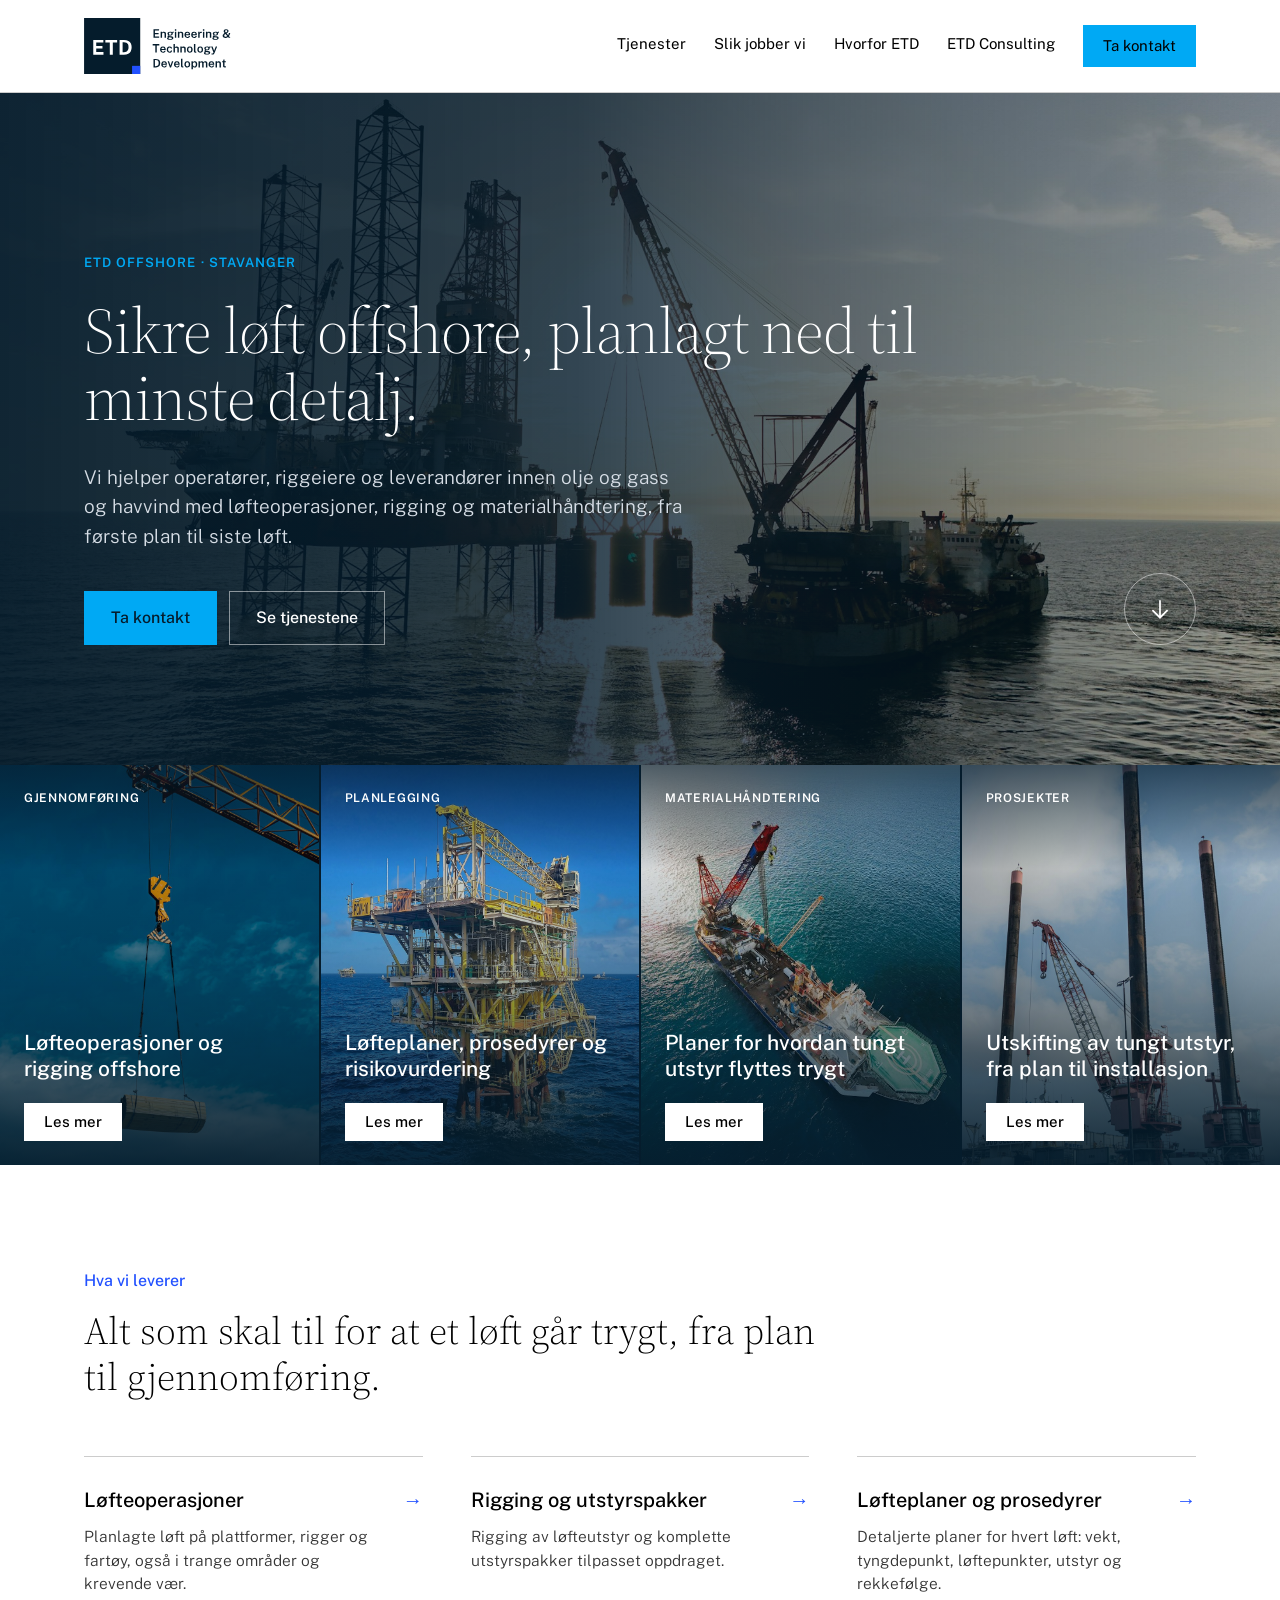
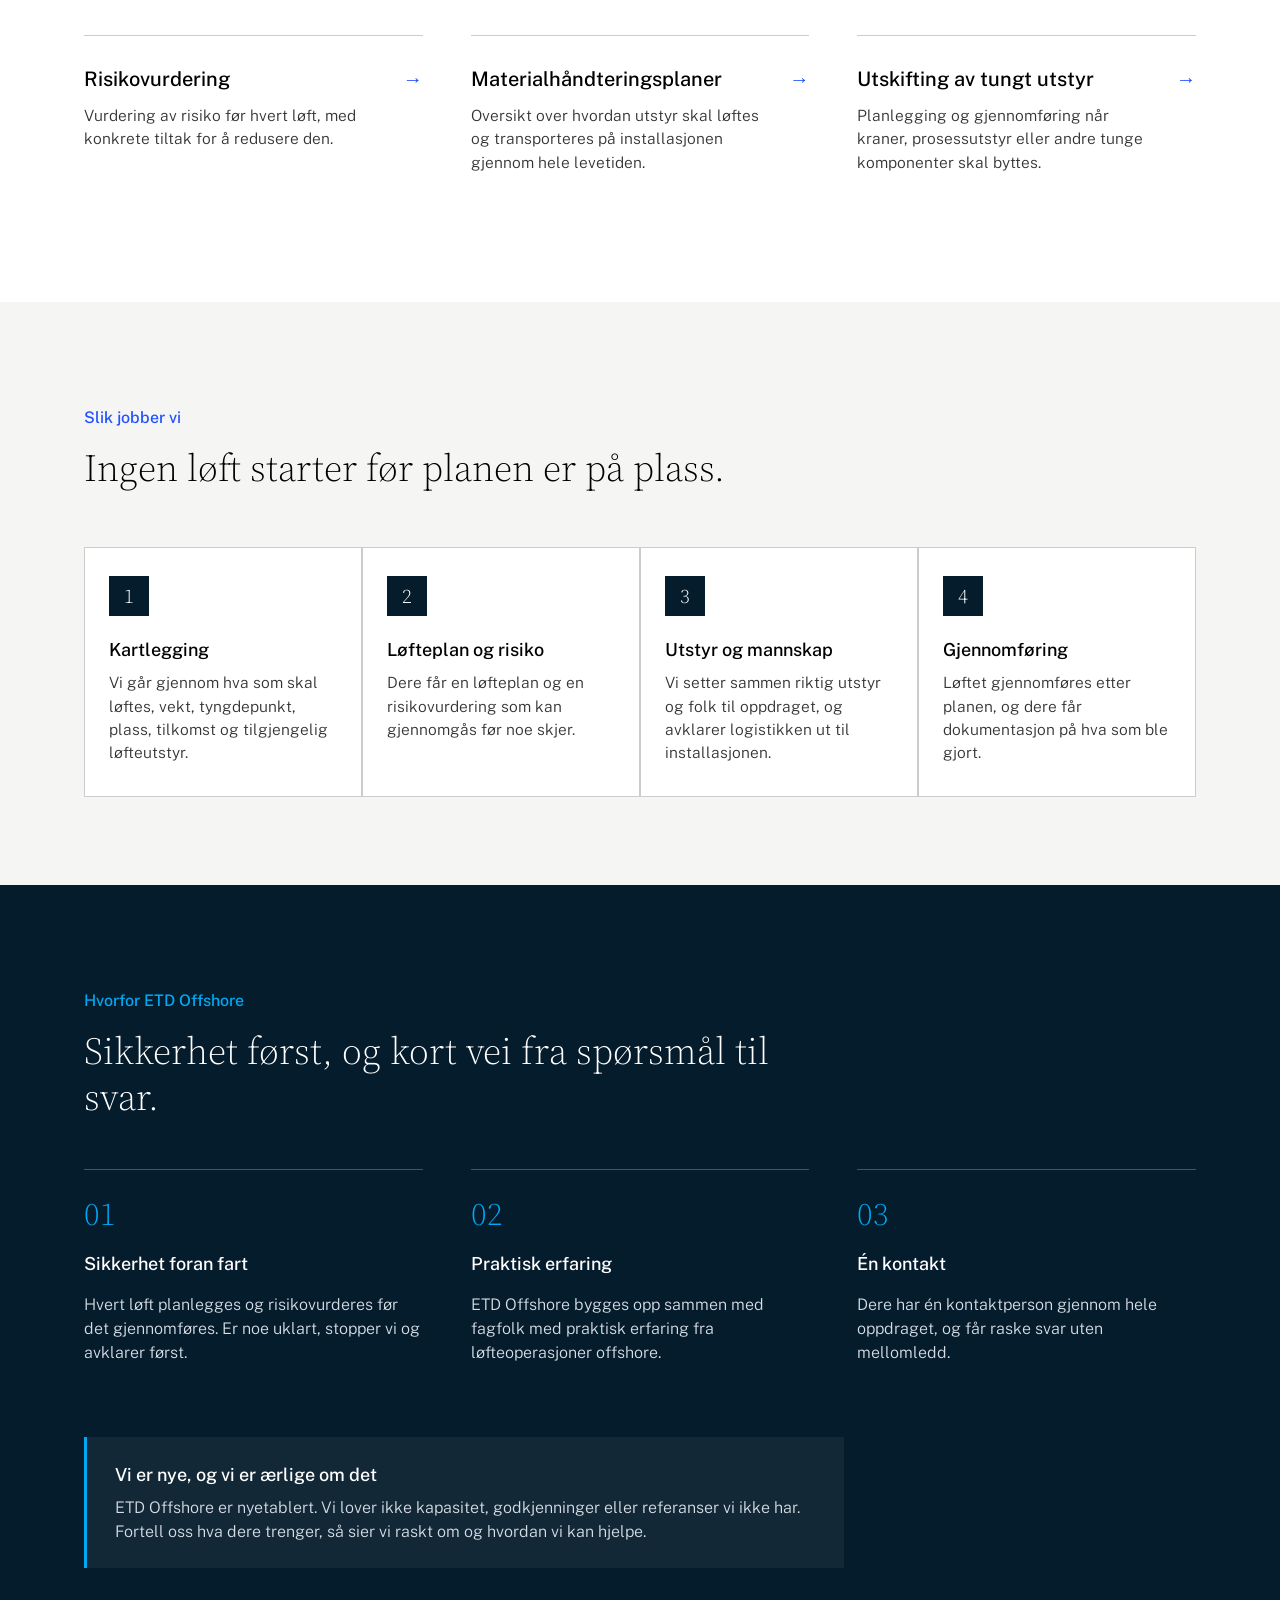
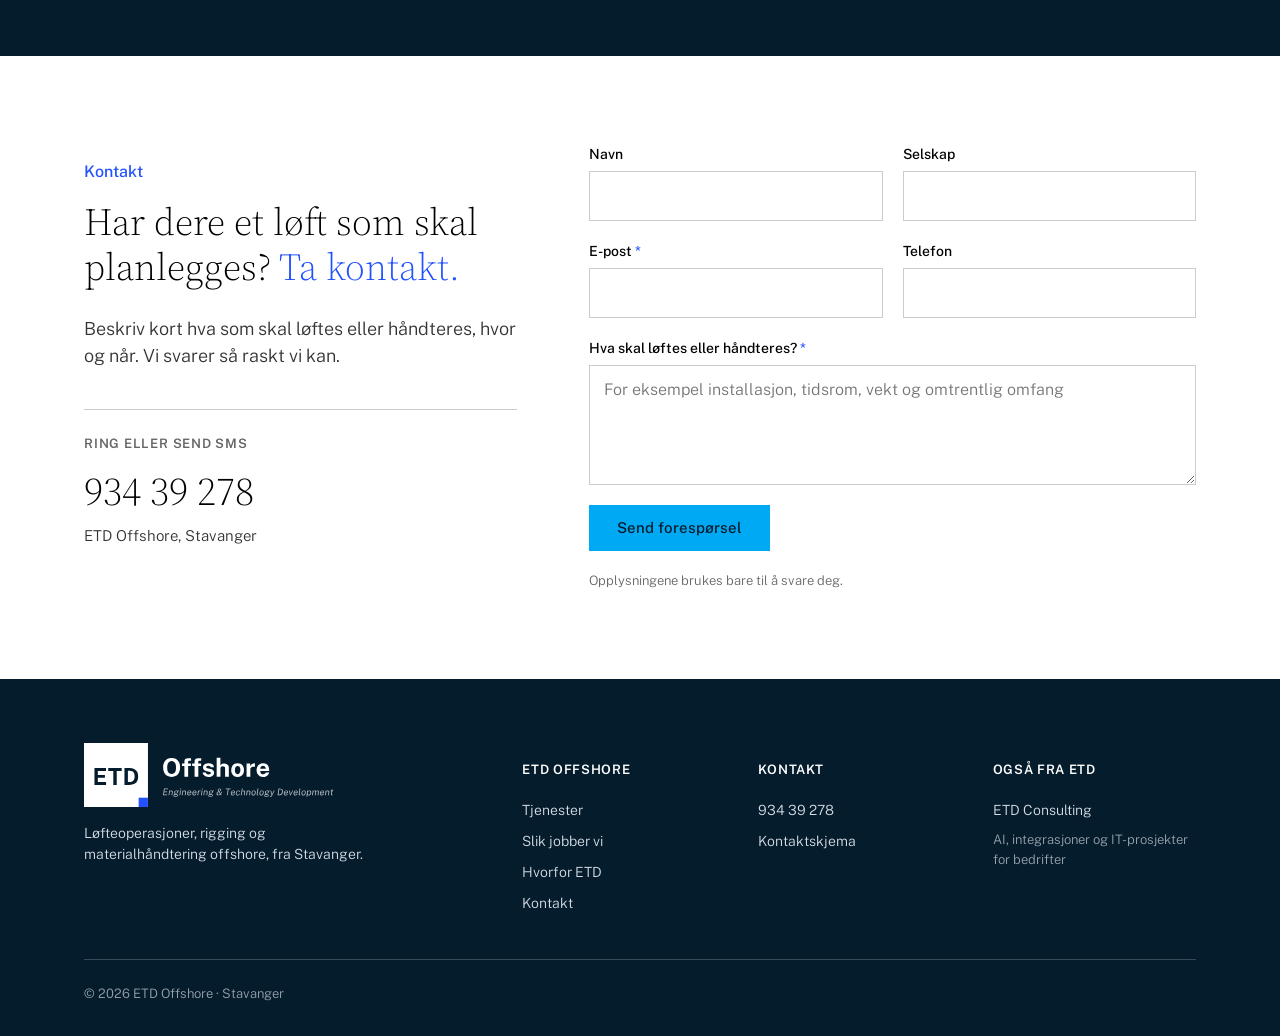
<file: index.html>
<!DOCTYPE html>
<html lang="no">
<head>
<meta charset="UTF-8">
<meta name="viewport" content="width=device-width, initial-scale=1.0">
<title>ETD Offshore | Løfteoperasjoner og materialhåndtering offshore</title>
<meta name="description" content="ETD Offshore i Stavanger leverer løfteoperasjoner, rigging, løfteplaner og materialhåndtering offshore for olje og gass og havvind.">
<link rel="canonical" href="https://etdoffshore.no/">
<meta property="og:type" content="website">
<meta property="og:title" content="ETD Offshore | Løfteoperasjoner og materialhåndtering offshore">
<meta property="og:description" content="ETD Offshore i Stavanger leverer løfteoperasjoner, rigging, løfteplaner og materialhåndtering offshore for olje og gass og havvind.">
<meta property="og:url" content="https://etdoffshore.no/">
<meta property="og:image" content="https://etdoffshore.no/images/offshore-hero.jpg">
<meta property="og:locale" content="nb_NO">
<meta name="twitter:card" content="summary_large_image">
<meta name="theme-color" content="#051c2c">
<link rel="preconnect" href="https://fonts.googleapis.com">
<link rel="preconnect" href="https://fonts.gstatic.com" crossorigin>
<link href="https://fonts.googleapis.com/css2?family=Public+Sans:wght@300;400;500;600&amp;family=Source+Serif+4:opsz,wght@8..60,300;8..60,400&amp;display=swap" rel="stylesheet">
<link rel="stylesheet" href="style.css?v=8">
<link rel="icon" type="image/svg+xml" href="images/favicon.svg">
<link rel="icon" type="image/png" href="images/favicon-32.png">
<link rel="apple-touch-icon" href="images/apple-touch-icon.png">
<script type="application/ld+json">{
  "@context": "https://schema.org",
  "@type": "Organization",
  "name": "ETD Offshore",
  "url": "https://etdoffshore.no/",
  "telephone": "+47 934 39 278",
  "description": "ETD Offshore i Stavanger leverer løfteoperasjoner, rigging og materialhåndtering offshore for olje og gass og havvind.",
  "areaServed": "Norge",
  "address": { "@type": "PostalAddress", "addressLocality": "Stavanger", "addressCountry": "NO" }
}</script>
</head>
<body class="home">
<header class="site-header">
  <div class="header-inner">
    <a href="" class="logo"><img src="images/logo.svg" alt="ETD – Engineering &amp; Technology Development" class="logo-img"></a>
    <nav class="main-nav">
      <a href="tjenester/">Tjenester</a>
      <a href="#slik">Slik jobber vi</a>
      <a href="#hvorfor">Hvorfor ETD</a>
      <a href="https://etdconsulting.no/">ETD Consulting</a>
      <a href="kontakt/" class="btn-cta">Ta kontakt</a>
    </nav>
    <button class="hamburger" aria-label="Meny" aria-expanded="false"><span></span><span></span><span></span></button>
  </div>
</header>

<!-- 1. Hero -->
<section class="bento-hero photo-hero">
  <div class="bento-inner">
    <div>
      <p class="hero-kicker">ETD Offshore &middot; Stavanger</p>
      <h1>Sikre løft offshore, planlagt ned til minste detalj.</h1>
      <p class="lead">Vi hjelper operatører, riggeiere og leverandører innen olje og gass og havvind med løfteoperasjoner, rigging og materialhåndtering, fra første plan til siste løft.</p>
      <div class="hero-actions">
        <a href="kontakt/" class="btn-solid">Ta kontakt</a>
        <a href="tjenester/" class="btn-ghost">Se tjenestene</a>
      </div>
    </div>
    <a href="#tjenester" class="circle-btn" aria-label="Se hva vi leverer">
      <svg viewBox="0 0 24 24" width="26" height="26" aria-hidden="true"><path d="M12 4v16M5 13l7 7 7-7" fill="none" stroke="currentColor" stroke-width="1.6"/></svg>
    </a>
  </div>
</section>

<!-- 2. Hovedområder -->
<div class="media-grid">
  <a href="tjenester/#lofteoperasjoner" class="tile" style="background-image:url('images/offshore-lift.jpg')">
    <span class="kicker">Gjennomføring</span>
    <h3>Løfteoperasjoner og rigging offshore</h3>
    <span class="tile-btn">Les mer</span>
  </a>
  <a href="tjenester/#planlegging" class="tile" style="background-image:url('images/offshore-platform.jpg')">
    <span class="kicker">Planlegging</span>
    <h3>Løfteplaner, prosedyrer og risikovurdering</h3>
    <span class="tile-btn">Les mer</span>
  </a>
  <a href="tjenester/#materialhandtering" class="tile" style="background-image:url('images/offshore-vessel.jpg')">
    <span class="kicker">Materialhåndtering</span>
    <h3>Planer for hvordan tungt utstyr flyttes trygt</h3>
    <span class="tile-btn">Les mer</span>
  </a>
  <a href="tjenester/#utskifting" class="tile" style="background-image:url('images/offshore-jackup.jpg')">
    <span class="kicker">Prosjekter</span>
    <h3>Utskifting av tungt utstyr, fra plan til installasjon</h3>
    <span class="tile-btn">Les mer</span>
  </a>
</div>

<!-- 3. Tjenester -->
<section class="block" id="tjenester">
  <div class="container">
    <p class="section-kicker">Hva vi leverer</p>
    <h2 class="statement">Alt som skal til for at et løft går trygt, fra plan til gjennomføring.</h2>
    <div class="cap-grid">
      <a href="tjenester/#lofteoperasjoner" class="cap">
        <h3>Løfteoperasjoner</h3>
        <p>Planlagte løft på plattformer, rigger og fartøy, også i trange områder og krevende vær.</p>
        <span class="cap-arrow" aria-hidden="true">&rarr;</span>
      </a>
      <a href="tjenester/#lofteoperasjoner" class="cap">
        <h3>Rigging og utstyrspakker</h3>
        <p>Rigging av løfteutstyr og komplette utstyrspakker tilpasset oppdraget.</p>
        <span class="cap-arrow" aria-hidden="true">&rarr;</span>
      </a>
      <a href="tjenester/#planlegging" class="cap">
        <h3>Løfteplaner og prosedyrer</h3>
        <p>Detaljerte planer for hvert løft: vekt, tyngdepunkt, løftepunkter, utstyr og rekkefølge.</p>
        <span class="cap-arrow" aria-hidden="true">&rarr;</span>
      </a>
      <a href="tjenester/#planlegging" class="cap">
        <h3>Risikovurdering</h3>
        <p>Vurdering av risiko før hvert løft, med konkrete tiltak for å redusere den.</p>
        <span class="cap-arrow" aria-hidden="true">&rarr;</span>
      </a>
      <a href="tjenester/#materialhandtering" class="cap">
        <h3>Materialhåndteringsplaner</h3>
        <p>Oversikt over hvordan utstyr skal løftes og transporteres på installasjonen gjennom hele levetiden.</p>
        <span class="cap-arrow" aria-hidden="true">&rarr;</span>
      </a>
      <a href="tjenester/#utskifting" class="cap">
        <h3>Utskifting av tungt utstyr</h3>
        <p>Planlegging og gjennomføring når kraner, prosessutstyr eller andre tunge komponenter skal byttes.</p>
        <span class="cap-arrow" aria-hidden="true">&rarr;</span>
      </a>
    </div>
  </div>
</section>

<!-- 4. Slik jobber vi -->
<section class="block off" id="slik">
  <div class="container">
    <p class="section-kicker">Slik jobber vi</p>
    <h2 class="statement">Ingen løft starter før planen er på plass.</h2>
    <ol class="step-row">
      <li>
        <span class="step-num">1</span>
        <h3>Kartlegging</h3>
        <p>Vi går gjennom hva som skal løftes, vekt, tyngdepunkt, plass, tilkomst og tilgjengelig løfteutstyr.</p>
      </li>
      <li>
        <span class="step-num">2</span>
        <h3>Løfteplan og risiko</h3>
        <p>Dere får en løfteplan og en risikovurdering som kan gjennomgås før noe skjer.</p>
      </li>
      <li>
        <span class="step-num">3</span>
        <h3>Utstyr og mannskap</h3>
        <p>Vi setter sammen riktig utstyr og folk til oppdraget, og avklarer logistikken ut til installasjonen.</p>
      </li>
      <li>
        <span class="step-num">4</span>
        <h3>Gjennomføring</h3>
        <p>Løftet gjennomføres etter planen, og dere får dokumentasjon på hva som ble gjort.</p>
      </li>
    </ol>
  </div>
</section>

<!-- 5. Hvorfor ETD Offshore -->
<section class="block navy" id="hvorfor">
  <div class="container">
    <p class="section-kicker">Hvorfor ETD Offshore</p>
    <h2 class="statement">Sikkerhet først, og kort vei fra spørsmål til svar.</h2>
    <div class="feature-grid">
      <div class="feature">
        <span class="num">01</span>
        <h3>Sikkerhet foran fart</h3>
        <p>Hvert løft planlegges og risikovurderes før det gjennomføres. Er noe uklart, stopper vi og avklarer først.</p>
      </div>
      <div class="feature">
        <span class="num">02</span>
        <h3>Praktisk erfaring</h3>
        <p>ETD Offshore bygges opp sammen med fagfolk med praktisk erfaring fra løfteoperasjoner offshore.</p>
      </div>
      <div class="feature">
        <span class="num">03</span>
        <h3>Én kontakt</h3>
        <p>Dere har én kontaktperson gjennom hele oppdraget, og får raske svar uten mellomledd.</p>
      </div>
    </div>
    <div class="honest">
      <h3>Vi er nye, og vi er ærlige om det</h3>
      <p>ETD Offshore er nyetablert. Vi lover ikke kapasitet, godkjenninger eller referanser vi ikke har. Fortell oss hva dere trenger, så sier vi raskt om og hvordan vi kan hjelpe.</p>
    </div>
  </div>
</section>

<!-- 6. Kontakt -->
<section class="block" id="kontakt">
  <div class="container">
    <div class="split">
      <div>
        <p class="section-kicker">Kontakt</p>
        <h2 class="statement">Har dere et løft som skal planlegges? <span class="accent">Ta kontakt.</span></h2>
        <p class="split-lead">Beskriv kort hva som skal løftes eller håndteres, hvor og når. Vi svarer så raskt vi kan.</p>
        <div class="direct">
          <span class="direct-label">Ring eller send SMS</span>
          <a href="tel:+4793439278" class="direct-phone">934 39 278</a>
          <span class="direct-name">ETD Offshore, Stavanger</span>
        </div>
      </div>
      <div>
        <form class="contact-form" id="contact-form">
          <input type="hidden" name="_subject" value="Henvendelse fra ETD Offshore-nettsiden">
          <input type="hidden" name="_template" value="table">
          <input type="hidden" name="_captcha" value="false">
          <input type="hidden" name="Gjelder" value="ETD Offshore">
          <input type="text" name="_honey" class="hp" tabindex="-1" autocomplete="off" aria-hidden="true">
          <div class="field-row">
            <label class="field"><span>Navn</span><input type="text" name="Navn" autocomplete="name"></label>
            <label class="field"><span>Selskap</span><input type="text" name="Selskap" autocomplete="organization"></label>
          </div>
          <div class="field-row">
            <label class="field"><span>E-post <em>*</em></span><input type="email" name="Epost" autocomplete="email" required></label>
            <label class="field"><span>Telefon</span><input type="tel" name="Telefon" autocomplete="tel"></label>
          </div>
          <label class="field"><span>Hva skal løftes eller håndteres? <em>*</em></span><textarea name="Melding" required placeholder="For eksempel installasjon, tidsrom, vekt og omtrentlig omfang"></textarea></label>
          <button type="submit" id="submit-btn">Send forespørsel</button>
          <p class="form-note">Opplysningene brukes bare til å svare deg.</p>
        </form>
        <div id="form-success" class="form-result"><h3>Takk!</h3><p>Vi tar kontakt så raskt vi kan.</p></div>
        <div id="form-error" class="form-result"><h3>Noe gikk galt</h3><p>Skjemaet klarte ikke å sende. Ring oss gjerne på <a href="tel:+4793439278">934 39 278</a>.</p></div>
      </div>
    </div>
  </div>
</section>
<footer class="site-footer">
  <div class="footer-inner">
    <div class="footer-grid">
      <div>
        <a href="" class="logo"><img src="images/logo-footer-offshore.svg" alt="ETD Offshore" class="logo-img"></a>
        <p>Løfteoperasjoner, rigging og materialhåndtering offshore, fra Stavanger.</p>
      </div>
      <div class="footer-col">
        <h4>ETD Offshore</h4>
        <a href="tjenester/">Tjenester</a>
        <a href="#slik">Slik jobber vi</a>
        <a href="#hvorfor">Hvorfor ETD</a>
        <a href="kontakt/">Kontakt</a>
      </div>
      <div class="footer-col">
        <h4>Kontakt</h4>
        <a href="tel:+4793439278">934 39 278</a>
        <a href="kontakt/">Kontaktskjema</a>
      </div>
      <div class="footer-col">
        <h4>Også fra ETD</h4>
        <a href="https://etdconsulting.no/">ETD Consulting</a>
        <span class="footer-note">AI, integrasjoner og IT-prosjekter for bedrifter</span>
      </div>
    </div>
    <div class="footer-bottom">
      <span>&copy; 2026 ETD Offshore &middot; Stavanger</span>
    </div>
  </div>
</footer>
<script src="app.js"></script>
<script>
document.getElementById('contact-form').addEventListener('submit', function (e) {
  e.preventDefault();
  var form = this, btn = document.getElementById('submit-btn');
  btn.textContent = 'Sender…';
  btn.disabled = true;
  function show(id) { form.style.display = 'none'; document.getElementById(id).style.display = 'block'; }
  var xhr = new XMLHttpRequest();
  xhr.open('POST', 'https://formsubmit.co/ajax/adrian@dmarketing.no');
  xhr.setRequestHeader('Accept', 'application/json');
  xhr.onload = function () {
    var ok = xhr.status >= 200 && xhr.status < 300;
    try { if (String(JSON.parse(xhr.responseText).success) === 'false') ok = false; } catch (ex) {}
    show(ok ? 'form-success' : 'form-error');
  };
  xhr.onerror = function () { show('form-error'); };
  xhr.send(new FormData(form));
});
</script>
</body>
</html>
</file>
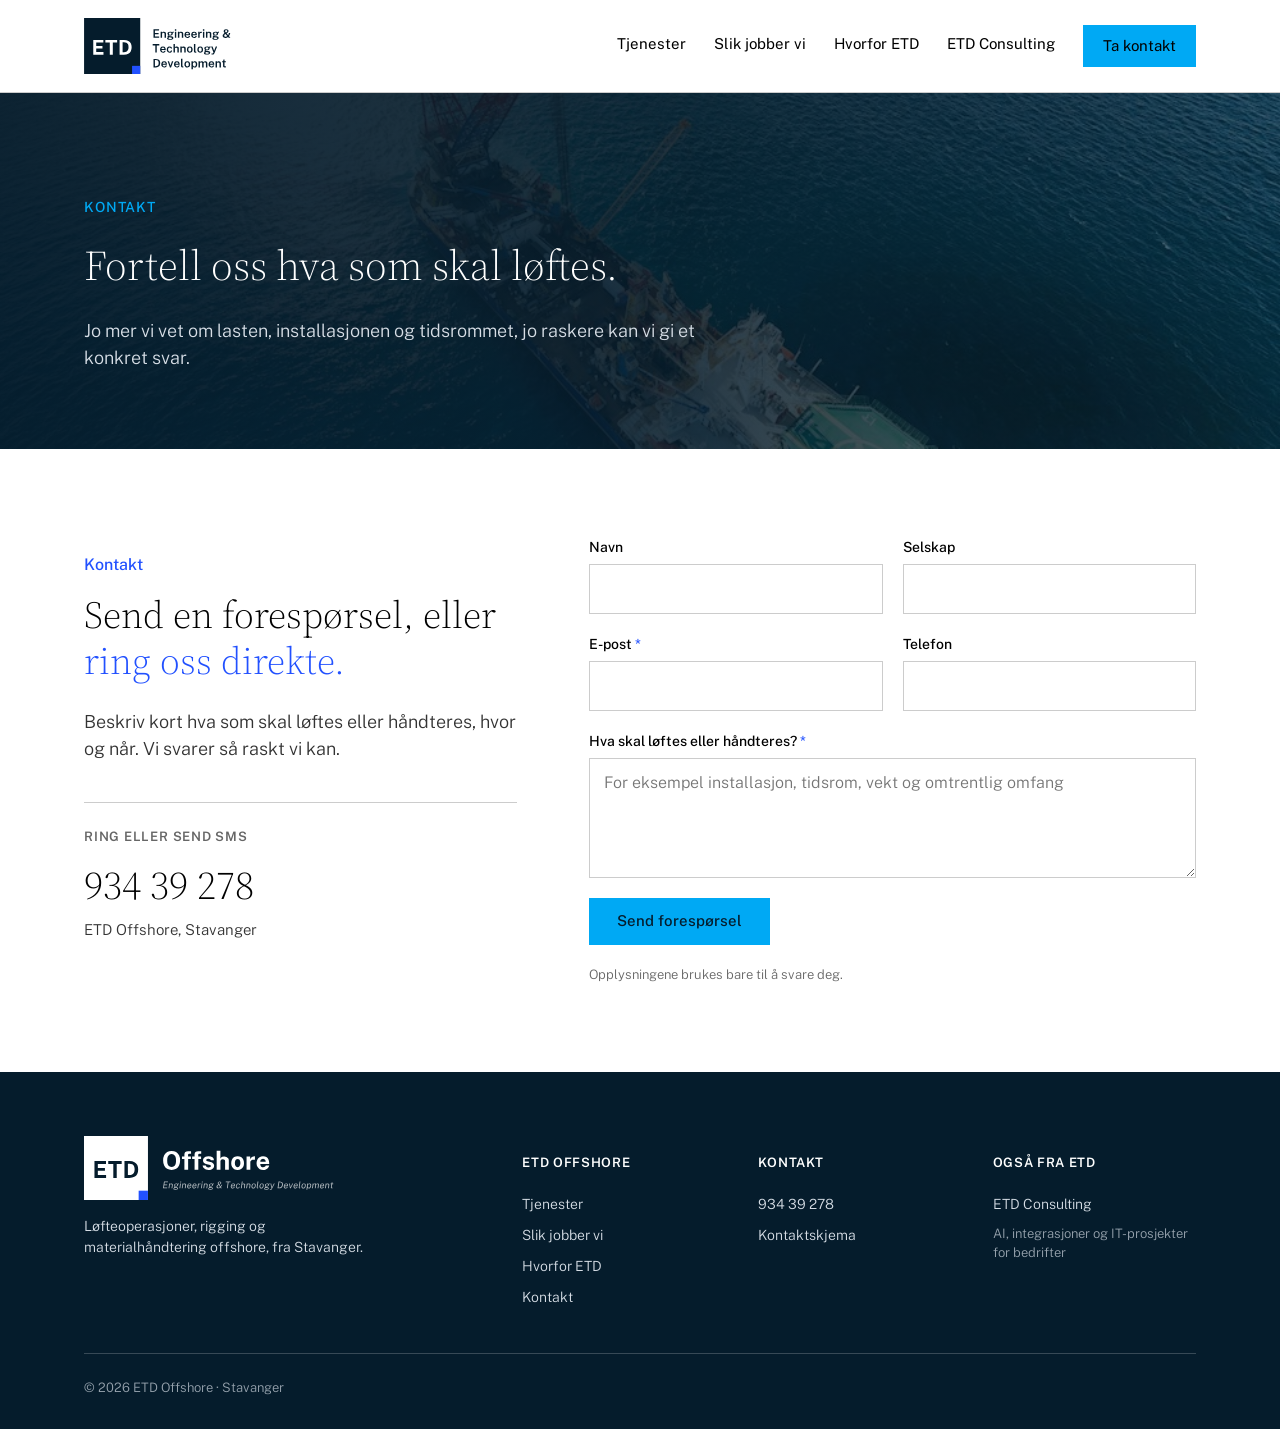
<file: kontakt/index.html>
<!DOCTYPE html>
<html lang="no">
<head>
<meta charset="UTF-8">
<meta name="viewport" content="width=device-width, initial-scale=1.0">
<title>Kontakt | ETD Offshore</title>
<meta name="description" content="Ta kontakt med ETD Offshore i Stavanger om løfteoperasjoner, rigging og materialhåndtering offshore.">
<link rel="canonical" href="https://etdoffshore.no/kontakt/">
<meta property="og:type" content="website">
<meta property="og:title" content="Kontakt | ETD Offshore">
<meta property="og:description" content="Ta kontakt med ETD Offshore i Stavanger om løfteoperasjoner, rigging og materialhåndtering offshore.">
<meta property="og:url" content="https://etdoffshore.no/kontakt/">
<meta property="og:image" content="https://etdoffshore.no/images/offshore-hero.jpg">
<meta property="og:locale" content="nb_NO">
<meta name="twitter:card" content="summary_large_image">
<meta name="theme-color" content="#051c2c">
<link rel="preconnect" href="https://fonts.googleapis.com">
<link rel="preconnect" href="https://fonts.gstatic.com" crossorigin>
<link href="https://fonts.googleapis.com/css2?family=Public+Sans:wght@300;400;500;600&amp;family=Source+Serif+4:opsz,wght@8..60,300;8..60,400&amp;display=swap" rel="stylesheet">
<link rel="stylesheet" href="../style.css?v=8">
<link rel="icon" type="image/svg+xml" href="../images/favicon.svg">
<link rel="icon" type="image/png" href="../images/favicon-32.png">
<link rel="apple-touch-icon" href="../images/apple-touch-icon.png">
<script type="application/ld+json">{
  "@context": "https://schema.org",
  "@type": "Organization",
  "name": "ETD Offshore",
  "url": "https://etdoffshore.no/",
  "telephone": "+47 934 39 278",
  "description": "ETD Offshore i Stavanger leverer løfteoperasjoner, rigging og materialhåndtering offshore for olje og gass og havvind.",
  "areaServed": "Norge",
  "address": { "@type": "PostalAddress", "addressLocality": "Stavanger", "addressCountry": "NO" }
}</script>
</head>
<body class="home">
<header class="site-header">
  <div class="header-inner">
    <a href="../" class="logo"><img src="../images/logo.svg" alt="ETD – Engineering &amp; Technology Development" class="logo-img"></a>
    <nav class="main-nav">
      <a href="../tjenester/">Tjenester</a>
      <a href="../#slik">Slik jobber vi</a>
      <a href="../#hvorfor">Hvorfor ETD</a>
      <a href="https://etdconsulting.no/">ETD Consulting</a>
      <a href="../kontakt/" class="btn-cta">Ta kontakt</a>
    </nav>
    <button class="hamburger" aria-label="Meny" aria-expanded="false"><span></span><span></span><span></span></button>
  </div>
</header>

<section class="page-hero" style="background-image:linear-gradient(90deg, rgba(5,28,44,0.96) 0%, rgba(5,28,44,0.88) 50%, rgba(5,28,44,0.55) 100%), url('../images/offshore-vessel.jpg'); background-size:cover; background-position:center;">
  <p class="kicker">Kontakt</p>
  <h1>Fortell oss hva som skal løftes.</h1>
  <p class="lead">Jo mer vi vet om lasten, installasjonen og tidsrommet, jo raskere kan vi gi et konkret svar.</p>
</section>

<section class="block" id="kontakt">
  <div class="container">
    <div class="split">
      <div>
        <p class="section-kicker">Kontakt</p>
        <h2 class="statement">Send en forespørsel, eller <span class="accent">ring oss direkte.</span></h2>
        <p class="split-lead">Beskriv kort hva som skal løftes eller håndteres, hvor og når. Vi svarer så raskt vi kan.</p>
        <div class="direct">
          <span class="direct-label">Ring eller send SMS</span>
          <a href="tel:+4793439278" class="direct-phone">934 39 278</a>
          <span class="direct-name">ETD Offshore, Stavanger</span>
        </div>
      </div>
      <div>
        <form class="contact-form" id="contact-form">
          <input type="hidden" name="_subject" value="Henvendelse fra ETD Offshore-nettsiden">
          <input type="hidden" name="_template" value="table">
          <input type="hidden" name="_captcha" value="false">
          <input type="hidden" name="Gjelder" value="ETD Offshore">
          <input type="text" name="_honey" class="hp" tabindex="-1" autocomplete="off" aria-hidden="true">
          <div class="field-row">
            <label class="field"><span>Navn</span><input type="text" name="Navn" autocomplete="name"></label>
            <label class="field"><span>Selskap</span><input type="text" name="Selskap" autocomplete="organization"></label>
          </div>
          <div class="field-row">
            <label class="field"><span>E-post <em>*</em></span><input type="email" name="Epost" autocomplete="email" required></label>
            <label class="field"><span>Telefon</span><input type="tel" name="Telefon" autocomplete="tel"></label>
          </div>
          <label class="field"><span>Hva skal løftes eller håndteres? <em>*</em></span><textarea name="Melding" required placeholder="For eksempel installasjon, tidsrom, vekt og omtrentlig omfang"></textarea></label>
          <button type="submit" id="submit-btn">Send forespørsel</button>
          <p class="form-note">Opplysningene brukes bare til å svare deg.</p>
        </form>
        <div id="form-success" class="form-result"><h3>Takk!</h3><p>Vi tar kontakt så raskt vi kan.</p></div>
        <div id="form-error" class="form-result"><h3>Noe gikk galt</h3><p>Skjemaet klarte ikke å sende. Ring oss gjerne på <a href="tel:+4793439278">934 39 278</a>.</p></div>
      </div>
    </div>
  </div>
</section>
<footer class="site-footer">
  <div class="footer-inner">
    <div class="footer-grid">
      <div>
        <a href="../" class="logo"><img src="../images/logo-footer-offshore.svg" alt="ETD Offshore" class="logo-img"></a>
        <p>Løfteoperasjoner, rigging og materialhåndtering offshore, fra Stavanger.</p>
      </div>
      <div class="footer-col">
        <h4>ETD Offshore</h4>
        <a href="../tjenester/">Tjenester</a>
        <a href="../#slik">Slik jobber vi</a>
        <a href="../#hvorfor">Hvorfor ETD</a>
        <a href="../kontakt/">Kontakt</a>
      </div>
      <div class="footer-col">
        <h4>Kontakt</h4>
        <a href="tel:+4793439278">934 39 278</a>
        <a href="../kontakt/">Kontaktskjema</a>
      </div>
      <div class="footer-col">
        <h4>Også fra ETD</h4>
        <a href="https://etdconsulting.no/">ETD Consulting</a>
        <span class="footer-note">AI, integrasjoner og IT-prosjekter for bedrifter</span>
      </div>
    </div>
    <div class="footer-bottom">
      <span>&copy; 2026 ETD Offshore &middot; Stavanger</span>
    </div>
  </div>
</footer>
<script src="../app.js"></script>
<script>
document.getElementById('contact-form').addEventListener('submit', function (e) {
  e.preventDefault();
  var form = this, btn = document.getElementById('submit-btn');
  btn.textContent = 'Sender…';
  btn.disabled = true;
  function show(id) { form.style.display = 'none'; document.getElementById(id).style.display = 'block'; }
  var xhr = new XMLHttpRequest();
  xhr.open('POST', 'https://formsubmit.co/ajax/adrian@dmarketing.no');
  xhr.setRequestHeader('Accept', 'application/json');
  xhr.onload = function () {
    var ok = xhr.status >= 200 && xhr.status < 300;
    try { if (String(JSON.parse(xhr.responseText).success) === 'false') ok = false; } catch (ex) {}
    show(ok ? 'form-success' : 'form-error');
  };
  xhr.onerror = function () { show('form-error'); };
  xhr.send(new FormData(form));
});
</script>
</body>
</html>
</file>
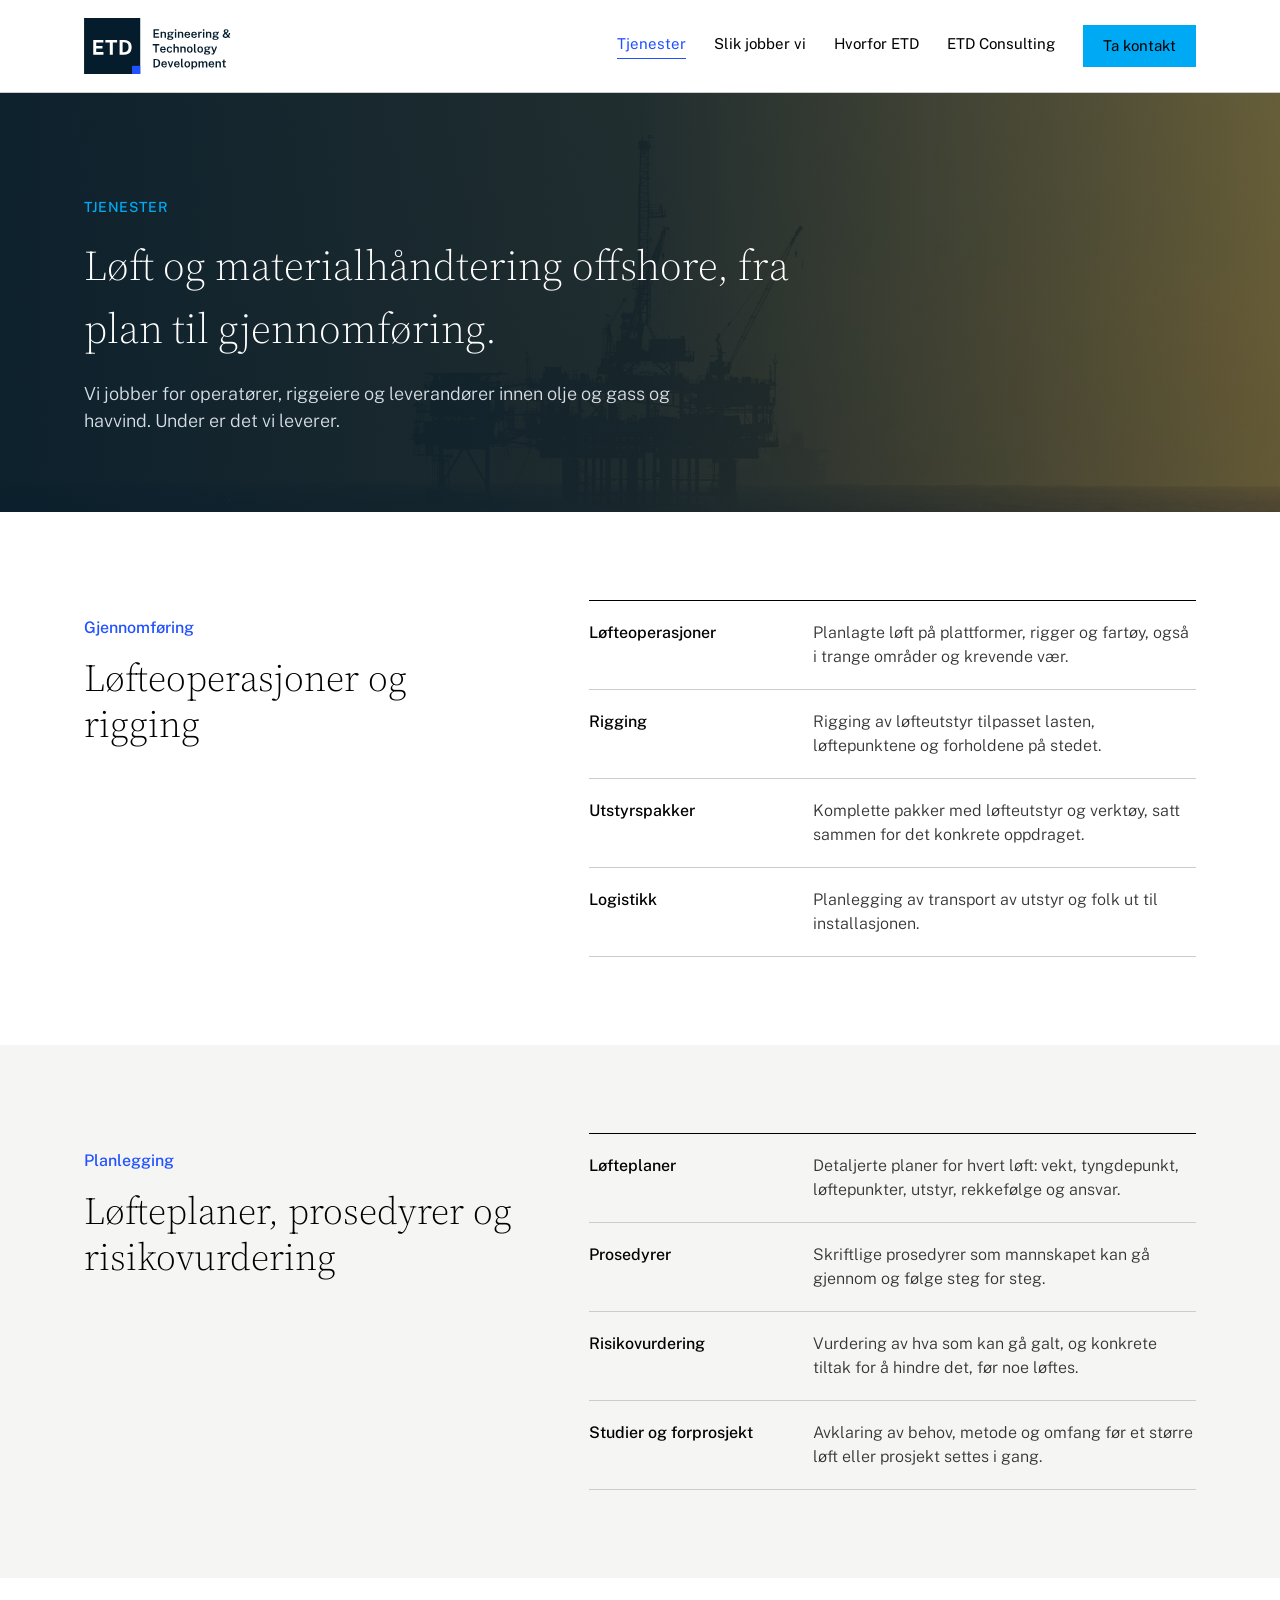
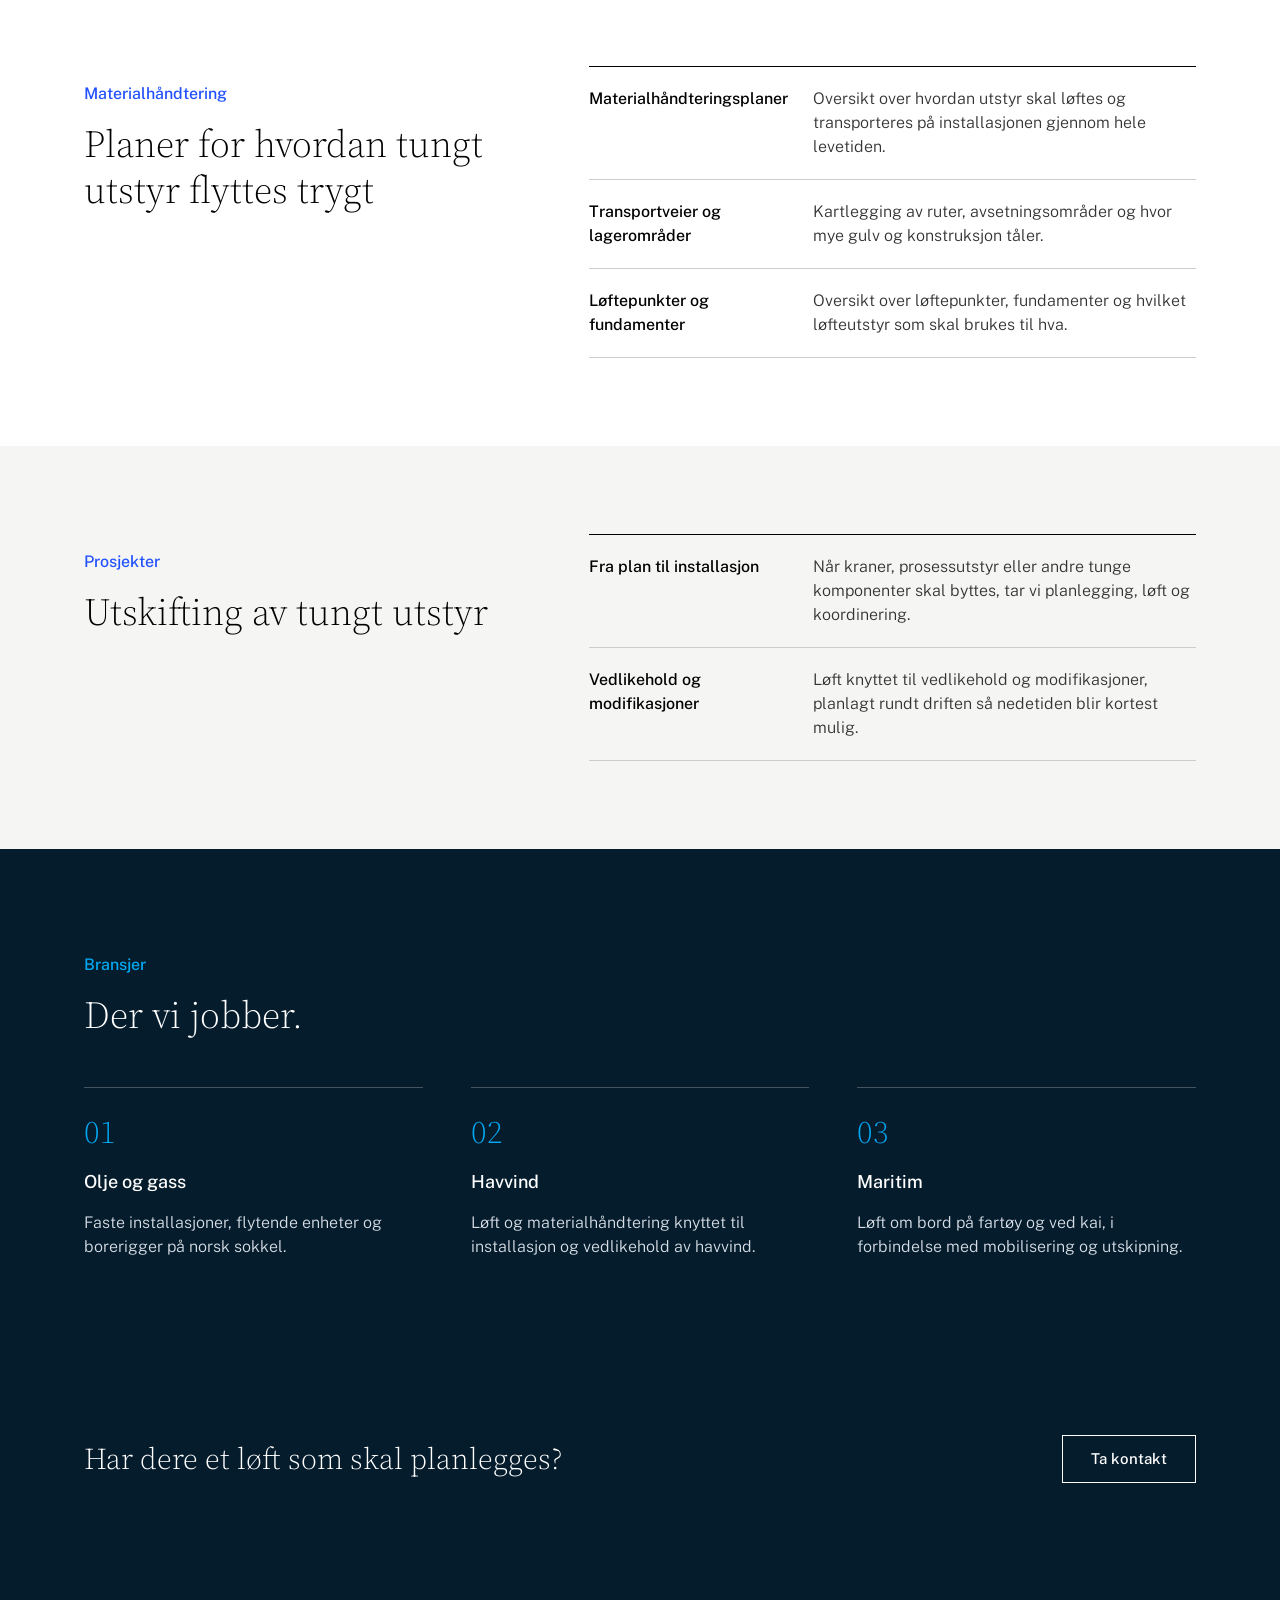
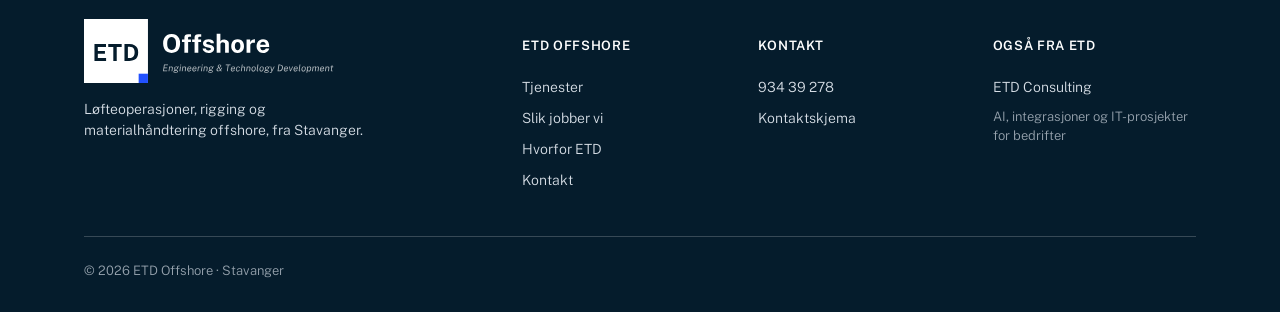
<file: tjenester/index.html>
<!DOCTYPE html>
<html lang="no">
<head>
<meta charset="UTF-8">
<meta name="viewport" content="width=device-width, initial-scale=1.0">
<title>Tjenester | ETD Offshore</title>
<meta name="description" content="Løfteoperasjoner, rigging, løfteplaner, risikovurdering, materialhåndteringsplaner og utskifting av tungt utstyr offshore.">
<link rel="canonical" href="https://etdoffshore.no/tjenester/">
<meta property="og:type" content="website">
<meta property="og:title" content="Tjenester | ETD Offshore">
<meta property="og:description" content="Løfteoperasjoner, rigging, løfteplaner, risikovurdering, materialhåndteringsplaner og utskifting av tungt utstyr offshore.">
<meta property="og:url" content="https://etdoffshore.no/tjenester/">
<meta property="og:image" content="https://etdoffshore.no/images/offshore-hero.jpg">
<meta property="og:locale" content="nb_NO">
<meta name="twitter:card" content="summary_large_image">
<meta name="theme-color" content="#051c2c">
<link rel="preconnect" href="https://fonts.googleapis.com">
<link rel="preconnect" href="https://fonts.gstatic.com" crossorigin>
<link href="https://fonts.googleapis.com/css2?family=Public+Sans:wght@300;400;500;600&amp;family=Source+Serif+4:opsz,wght@8..60,300;8..60,400&amp;display=swap" rel="stylesheet">
<link rel="stylesheet" href="../style.css?v=8">
<link rel="icon" type="image/svg+xml" href="../images/favicon.svg">
<link rel="icon" type="image/png" href="../images/favicon-32.png">
<link rel="apple-touch-icon" href="../images/apple-touch-icon.png">
<script type="application/ld+json">{
  "@context": "https://schema.org",
  "@type": "Organization",
  "name": "ETD Offshore",
  "url": "https://etdoffshore.no/",
  "telephone": "+47 934 39 278",
  "description": "ETD Offshore i Stavanger leverer løfteoperasjoner, rigging og materialhåndtering offshore for olje og gass og havvind.",
  "areaServed": "Norge",
  "address": { "@type": "PostalAddress", "addressLocality": "Stavanger", "addressCountry": "NO" }
}</script>
</head>
<body class="home">
<header class="site-header">
  <div class="header-inner">
    <a href="../" class="logo"><img src="../images/logo.svg" alt="ETD – Engineering &amp; Technology Development" class="logo-img"></a>
    <nav class="main-nav">
      <a href="../tjenester/" class="current">Tjenester</a>
      <a href="../#slik">Slik jobber vi</a>
      <a href="../#hvorfor">Hvorfor ETD</a>
      <a href="https://etdconsulting.no/">ETD Consulting</a>
      <a href="../kontakt/" class="btn-cta">Ta kontakt</a>
    </nav>
    <button class="hamburger" aria-label="Meny" aria-expanded="false"><span></span><span></span><span></span></button>
  </div>
</header>

<section class="page-hero" style="background-image:linear-gradient(90deg, rgba(5,28,44,0.96) 0%, rgba(5,28,44,0.88) 50%, rgba(5,28,44,0.6) 100%), url('../images/offshore-haze.jpg'); background-size:cover; background-position:center;">
  <p class="kicker">Tjenester</p>
  <h1>Løft og materialhåndtering offshore, fra plan til gjennomføring.</h1>
  <p class="lead">Vi jobber for operatører, riggeiere og leverandører innen olje og gass og havvind. Under er det vi leverer.</p>
</section>

<section class="block" id="lofteoperasjoner">
  <div class="split">
    <div>
      <p class="section-kicker">Gjennomføring</p>
      <h2 class="statement">Løfteoperasjoner og rigging</h2>
    </div>
    <ul class="list-plain svc-list">
      <li><span class="label">Løfteoperasjoner</span><span class="desc">Planlagte løft på plattformer, rigger og fartøy, også i trange områder og krevende vær.</span></li>
      <li><span class="label">Rigging</span><span class="desc">Rigging av løfteutstyr tilpasset lasten, løftepunktene og forholdene på stedet.</span></li>
      <li><span class="label">Utstyrspakker</span><span class="desc">Komplette pakker med løfteutstyr og verktøy, satt sammen for det konkrete oppdraget.</span></li>
      <li><span class="label">Logistikk</span><span class="desc">Planlegging av transport av utstyr og folk ut til installasjonen.</span></li>
    </ul>
  </div>
</section>

<section class="block off" id="planlegging">
  <div class="split">
    <div>
      <p class="section-kicker">Planlegging</p>
      <h2 class="statement">Løfteplaner, prosedyrer og risikovurdering</h2>
    </div>
    <ul class="list-plain svc-list">
      <li><span class="label">Løfteplaner</span><span class="desc">Detaljerte planer for hvert løft: vekt, tyngdepunkt, løftepunkter, utstyr, rekkefølge og ansvar.</span></li>
      <li><span class="label">Prosedyrer</span><span class="desc">Skriftlige prosedyrer som mannskapet kan gå gjennom og følge steg for steg.</span></li>
      <li><span class="label">Risikovurdering</span><span class="desc">Vurdering av hva som kan gå galt, og konkrete tiltak for å hindre det, før noe løftes.</span></li>
      <li><span class="label">Studier og forprosjekt</span><span class="desc">Avklaring av behov, metode og omfang før et større løft eller prosjekt settes i gang.</span></li>
    </ul>
  </div>
</section>

<section class="block" id="materialhandtering">
  <div class="split">
    <div>
      <p class="section-kicker">Materialhåndtering</p>
      <h2 class="statement">Planer for hvordan tungt utstyr flyttes trygt</h2>
    </div>
    <ul class="list-plain svc-list">
      <li><span class="label">Materialhåndteringsplaner</span><span class="desc">Oversikt over hvordan utstyr skal løftes og transporteres på installasjonen gjennom hele levetiden.</span></li>
      <li><span class="label">Transportveier og lagerområder</span><span class="desc">Kartlegging av ruter, avsetningsområder og hvor mye gulv og konstruksjon tåler.</span></li>
      <li><span class="label">Løftepunkter og fundamenter</span><span class="desc">Oversikt over løftepunkter, fundamenter og hvilket løfteutstyr som skal brukes til hva.</span></li>
    </ul>
  </div>
</section>

<section class="block off" id="utskifting">
  <div class="split">
    <div>
      <p class="section-kicker">Prosjekter</p>
      <h2 class="statement">Utskifting av tungt utstyr</h2>
    </div>
    <ul class="list-plain svc-list">
      <li><span class="label">Fra plan til installasjon</span><span class="desc">Når kraner, prosessutstyr eller andre tunge komponenter skal byttes, tar vi planlegging, løft og koordinering.</span></li>
      <li><span class="label">Vedlikehold og modifikasjoner</span><span class="desc">Løft knyttet til vedlikehold og modifikasjoner, planlagt rundt driften så nedetiden blir kortest mulig.</span></li>
    </ul>
  </div>
</section>

<section class="block navy">
  <div class="container">
    <p class="section-kicker">Bransjer</p>
    <h2 class="statement">Der vi jobber.</h2>
    <div class="feature-grid">
      <div class="feature"><span class="num">01</span><h3>Olje og gass</h3><p>Faste installasjoner, flytende enheter og borerigger på norsk sokkel.</p></div>
      <div class="feature"><span class="num">02</span><h3>Havvind</h3><p>Løft og materialhåndtering knyttet til installasjon og vedlikehold av havvind.</p></div>
      <div class="feature"><span class="num">03</span><h3>Maritim</h3><p>Løft om bord på fartøy og ved kai, i forbindelse med mobilisering og utskipning.</p></div>
    </div>
  </div>
</section>

<div class="cta-band">
  <div class="cta-band-inner">
    <h2>Har dere et løft som skal planlegges?</h2>
    <a href="../kontakt/" class="btn-outline">Ta kontakt</a>
  </div>
</div>

<footer class="site-footer">
  <div class="footer-inner">
    <div class="footer-grid">
      <div>
        <a href="../" class="logo"><img src="../images/logo-footer-offshore.svg" alt="ETD Offshore" class="logo-img"></a>
        <p>Løfteoperasjoner, rigging og materialhåndtering offshore, fra Stavanger.</p>
      </div>
      <div class="footer-col">
        <h4>ETD Offshore</h4>
        <a href="../tjenester/">Tjenester</a>
        <a href="../#slik">Slik jobber vi</a>
        <a href="../#hvorfor">Hvorfor ETD</a>
        <a href="../kontakt/">Kontakt</a>
      </div>
      <div class="footer-col">
        <h4>Kontakt</h4>
        <a href="tel:+4793439278">934 39 278</a>
        <a href="../kontakt/">Kontaktskjema</a>
      </div>
      <div class="footer-col">
        <h4>Også fra ETD</h4>
        <a href="https://etdconsulting.no/">ETD Consulting</a>
        <span class="footer-note">AI, integrasjoner og IT-prosjekter for bedrifter</span>
      </div>
    </div>
    <div class="footer-bottom">
      <span>&copy; 2026 ETD Offshore &middot; Stavanger</span>
    </div>
  </div>
</footer>
<script src="../app.js"></script>
</body>
</html>
</file>
<file: style.css>
/* ETD — McKinsey-registeret: serif/sans-split, null radius/skygge, navy/indigo/cyan */

:root {
  --ink: #333333;
  --black: #000000;
  --canvas: #ffffff;
  --navy: #051c2c;
  --indigo: #2251ff;
  --cyan: #00a9f4;
  --line: #cccccc;
  --off: #f5f5f3;
}

* { box-sizing: border-box; }
html { scroll-behavior: smooth; }

body {
  margin: 0;
  background: var(--canvas);
  color: var(--ink);
  font-family: "Public Sans", "Helvetica Neue", Helvetica, Arial, sans-serif;
  font-weight: 300;
  font-size: 16px;
  line-height: 1.5;
}

h1, h2, h3, .serif {
  font-family: "Source Serif 4", Georgia, "Times New Roman", serif;
  font-weight: 300;
  color: var(--black);
  margin: 0;
}

a {
  color: var(--indigo);
  text-decoration: none;
  transition: opacity 0.12s linear;
}
a:hover { opacity: 0.7; }

img { max-width: 100%; display: block; }

.container {
  max-width: 1160px;
  margin: 0 auto;
  padding: 0 24px;
}

/* ---------- Header ---------- */
header.site-header {
  background: var(--canvas);
  border-bottom: 1px solid var(--line);
  position: sticky;
  top: 0;
  z-index: 100;
  transform: translateY(0);
  transition: transform 0.3s ease;
}
header.site-header.header-hidden {
  transform: translateY(-100%);
}
.header-inner {
  max-width: 1160px;
  margin: 0 auto;
  padding: 18px 24px;
  display: flex;
  align-items: center;
  justify-content: space-between;
  gap: 24px;
}
.logo {
  font-family: "Source Serif 4", Georgia, serif;
  font-weight: 400;
  font-size: 20px;
  color: var(--black);
  letter-spacing: 0.2px;
  white-space: nowrap;
  transition: opacity 0.12s linear;
}
.logo:hover { opacity: 0.72; }
.logo span { color: var(--indigo); transition: color 0.12s linear; }
.logo:hover span { color: var(--cyan); }
.logo-img { display: block; height: 38px; width: auto; }
.footer-grid .logo-img { height: 44px; }
nav.main-nav {
  display: flex;
  align-items: center;
  gap: 28px;
  flex-wrap: wrap;
}
.header-inner { position: relative; }
nav.main-nav a {
  position: relative;
  color: var(--black);
  font-size: 15px;
  font-weight: 400;
  padding-bottom: 3px;
}
nav.main-nav a::after {
  content: "";
  position: absolute;
  left: 0;
  bottom: 0;
  width: 100%;
  height: 1px;
  background: var(--indigo);
  transform: scaleX(0);
  transform-origin: left;
  transition: transform 0.12s linear;
}
nav.main-nav a:hover { color: var(--indigo); opacity: 1; }
nav.main-nav a:hover::after { transform: scaleX(1); }
nav.main-nav a.current { color: var(--indigo); }
nav.main-nav a.current::after { transform: scaleX(1); }
.btn-cta {
  display: inline-block;
  background: var(--cyan);
  color: var(--black) !important;
  font-size: 15px;
  font-weight: 500;
  padding: 10px 20px;
  border-radius: 0;
  white-space: nowrap;
  transition: background-color 0.12s linear, transform 0.12s linear;
}
.btn-cta:hover { opacity: 1; background: var(--indigo); color: #fff !important; transform: translateY(-1px); }
.hamburger {
  display: none;
  width: 24px;
  height: 18px;
  flex-direction: column;
  justify-content: space-between;
  cursor: pointer;
  border: none;
  background: none;
  padding: 0;
}
.hamburger span {
  display: block;
  height: 2px;
  background: var(--black);
  transition: transform 0.2s ease, opacity 0.2s ease;
  transform-origin: center;
}
.hamburger.is-open span:nth-child(1) { transform: translateY(8px) rotate(45deg); }
.hamburger.is-open span:nth-child(2) { opacity: 0; }
.hamburger.is-open span:nth-child(3) { transform: translateY(-8px) rotate(-45deg); }

@media (max-width: 860px) {
  nav.main-nav {
    display: none;
    position: absolute;
    top: 100%;
    left: 0;
    right: 0;
    background: var(--canvas);
    border-bottom: 1px solid var(--line);
    flex-direction: column;
    align-items: flex-start;
    gap: 4px;
    padding: 8px 24px 24px;
  }
  nav.main-nav.nav-open { display: flex; }
  nav.main-nav a { width: 100%; padding: 12px 0; border-bottom: 1px solid var(--off); }
  nav.main-nav .btn-cta { margin-top: 12px; text-align: center; width: 100%; }
  .hamburger { display: flex; }
}

/* ---------- Hero (bento navy) ---------- */
.hero {
  background: var(--navy);
  color: #fff;
  padding: 110px 24px 90px;
}
.hero-inner {
  max-width: 1160px;
  margin: 0 auto;
  display: grid;
  grid-template-columns: 1fr auto;
  align-items: end;
  gap: 40px;
}
.hero h1 {
  color: #fff;
  font-size: 52px;
  line-height: 1.1;
  max-width: 720px;
}
.hero h1 .accent { color: var(--indigo); }
.hero p.lead {
  color: #d7dee6;
  font-size: 18px;
  max-width: 520px;
  margin-top: 24px;
  font-weight: 300;
}
.hero .arrow-btn {
  width: 64px;
  height: 64px;
  border-radius: 50%;
  background: rgba(255,255,255,0.12);
  display: flex;
  align-items: center;
  justify-content: center;
  color: #fff;
  font-size: 24px;
  flex-shrink: 0;
  transition: background 0.12s linear;
}
.arrow-btn:hover { background: rgba(255,255,255,0.25); opacity: 1; }

@media (max-width: 700px) {
  .hero h1 { font-size: 36px; }
  .hero-inner { grid-template-columns: 1fr; }
}

/* small navy sub-hero for inner pages */
.page-hero {
  background: var(--navy);
  color: #fff;
  padding: 90px 24px 60px;
}
.page-hero .kicker {
  font-size: 14px;
  font-weight: 500;
  text-transform: uppercase;
  letter-spacing: 0.06em;
  color: var(--cyan);
  margin-bottom: 16px;
}
.page-hero h1 { color: #fff; font-size: 42px; max-width: 760px; }
.page-hero p.lead { color: #d7dee6; font-size: 18px; max-width: 620px; margin-top: 20px; }

/* ---------- Media tile grid ---------- */
.tile-grid {
  display: grid;
  grid-template-columns: repeat(2, 1fr);
  gap: 2px;
  background: var(--line);
}
@media (max-width: 760px) { .tile-grid { grid-template-columns: 1fr; } }

.tile {
  position: relative;
  background: var(--navy) center/cover no-repeat;
  min-height: 340px;
  padding: 24px;
  display: flex;
  flex-direction: column;
  justify-content: flex-end;
  color: #fff;
  overflow: hidden;
}
.tile::before {
  content: "";
  position: absolute;
  inset: 0;
  background: linear-gradient(0deg, rgba(5,28,44,0.88) 0%, rgba(5,28,44,0.35) 55%, rgba(5,28,44,0.1) 100%);
}
.tile.light { color: #fff; }
.tile .kicker {
  position: relative;
  font-size: 12px;
  font-weight: 600;
  text-transform: uppercase;
  letter-spacing: 0.06em;
  color: var(--cyan);
  margin-bottom: 12px;
}
.tile h3 { position: relative; color: inherit; font-size: 24px; line-height: 1.25; font-family: "Public Sans", sans-serif; font-weight: 500; margin-bottom: 20px; }
.tile .tile-btn {
  position: relative;
  display: inline-block;
  background: #fff;
  color: var(--black);
  font-size: 15px;
  font-weight: 500;
  padding: 8px 20px;
  align-self: flex-start;
}

/* ---------- Sections ---------- */
section.block {
  padding: 88px 24px;
}
section.block.off { background: var(--off); }
section.block.navy { background: var(--navy); color: #fff; }
section.block.navy h2 { color: #fff; }

.section-kicker {
  font-size: 16px;
  font-weight: 500;
  color: var(--indigo);
  margin-bottom: 16px;
}
.navy .section-kicker { color: var(--cyan); }

h2.statement {
  font-size: 38px;
  line-height: 1.2;
  max-width: 760px;
}
h2.statement .accent { color: var(--indigo); }
.navy h2.statement .accent { color: var(--cyan); }

.two-col {
  display: grid;
  grid-template-columns: 1fr 1fr;
  gap: 56px;
  margin-top: 48px;
}
@media (max-width: 760px) { .two-col { grid-template-columns: 1fr; } }

.card {
  background: var(--canvas);
  padding: 0;
}
.card h3 { font-size: 22px; font-family: "Public Sans", sans-serif; font-weight: 500; margin-bottom: 12px; }
.card p { color: var(--ink); }

.feature-grid {
  display: grid;
  grid-template-columns: repeat(3, 1fr);
  gap: 48px;
  margin-top: 48px;
}
@media (max-width: 900px) { .feature-grid { grid-template-columns: 1fr 1fr; } }
@media (max-width: 600px) { .feature-grid { grid-template-columns: 1fr; } }

.feature {
  border-top: 1px solid var(--line);
  padding-top: 20px;
}
.navy .feature { border-top-color: rgba(255,255,255,0.25); }
.feature .num {
  font-family: "Source Serif 4", serif;
  font-size: 32px;
  color: var(--indigo);
  display: block;
  margin-bottom: 12px;
}
.navy .feature .num { color: var(--cyan); }
.feature h3 { font-size: 18px; font-family: "Public Sans", sans-serif; font-weight: 500; margin-bottom: 8px; }

.list-plain {
  list-style: none;
  padding: 0;
  margin: 32px 0 0;
}
.list-plain li {
  border-top: 1px solid var(--line);
  padding: 20px 0;
  display: flex;
  justify-content: space-between;
  gap: 24px;
  align-items: baseline;
}
.list-plain li:last-child { border-bottom: 1px solid var(--line); }
.list-plain .label { font-weight: 500; color: var(--black); }
.list-plain .desc { color: var(--ink); max-width: 480px; text-align: right; }
@media (max-width: 600px) {
  .list-plain li { flex-direction: column; gap: 8px; }
  .list-plain .desc { text-align: left; }
}

.cta-band {
  background: var(--navy);
  color: #fff;
  padding: 72px 24px;
  text-align: left;
}
.cta-band-inner {
  max-width: 1160px;
  margin: 0 auto;
  display: flex;
  align-items: center;
  justify-content: space-between;
  gap: 32px;
  flex-wrap: wrap;
}
.cta-band h2 { color: #fff; font-size: 30px; max-width: 560px; }

.btn-outline {
  display: inline-block;
  border: 1px solid #fff;
  color: #fff !important;
  padding: 12px 28px;
  font-size: 15px;
  font-weight: 500;
  white-space: nowrap;
}
.btn-outline:hover { background: #fff; color: var(--navy) !important; opacity: 1; }

.article-grid {
  display: grid;
  grid-template-columns: repeat(3, 1fr);
  gap: 40px;
  margin-top: 48px;
}
@media (max-width: 900px) { .article-grid { grid-template-columns: 1fr; } }
.article-card .thumb {
  width: 100%;
  aspect-ratio: 4/3;
  object-fit: cover;
  margin-bottom: 20px;
  background: var(--off);
}
.article-card .eyebrow {
  font-size: 12px;
  font-weight: 600;
  text-transform: uppercase;
  letter-spacing: 0.06em;
  color: var(--indigo);
  margin-bottom: 12px;
}
.article-card h3 { font-size: 20px; font-family: "Public Sans", sans-serif; font-weight: 500; margin-bottom: 10px; }
.article-card p { font-size: 15px; color: var(--ink); }

/* ---------- Footer ---------- */
footer.site-footer {
  background: var(--navy);
  color: #d7dee6;
  padding: 64px 24px 32px;
}
.footer-inner {
  max-width: 1160px;
  margin: 0 auto;
}
.footer-grid {
  display: grid;
  grid-template-columns: 2fr 1fr 1fr 1fr;
  gap: 32px;
  padding-bottom: 40px;
  border-bottom: 1px solid rgba(255,255,255,0.2);
}
@media (max-width: 760px) { .footer-grid { grid-template-columns: 1fr 1fr; } }
.footer-grid .logo { color: #fff; margin-bottom: 12px; }
.footer-grid p { font-size: 14px; max-width: 280px; }
.footer-col h4 {
  font-family: "Public Sans", sans-serif;
  font-size: 13px;
  font-weight: 600;
  text-transform: uppercase;
  letter-spacing: 0.05em;
  color: #fff;
  margin-bottom: 16px;
}
.footer-col a { display: block; color: #d7dee6; font-size: 14px; padding: 5px 0; }
.footer-bottom {
  display: flex;
  justify-content: space-between;
  align-items: center;
  padding-top: 24px;
  font-size: 13px;
  color: #97a3ae;
  flex-wrap: wrap;
  gap: 12px;
}

.chat-bubble {
  position: fixed;
  bottom: 24px;
  right: 24px;
  background: var(--cyan);
  color: #051c2c;
  width: auto;
  padding: 14px 20px;
  border-radius: 999px;
  font-size: 14px;
  font-weight: 600;
  display: flex;
  align-items: center;
  gap: 8px;
  box-shadow: none;
  z-index: 90;
}

/* ---------- Long-form resource / article ---------- */
.resource-meta {
  display: flex;
  gap: 24px;
  flex-wrap: wrap;
  margin-top: 28px;
  font-size: 14px;
  color: #d7dee6;
}
.resource-meta span { display: flex; align-items: center; gap: 8px; }
.resource-meta strong { color: #fff; font-weight: 500; }

.prose {
  max-width: 760px;
}
.prose h2 {
  font-size: 30px;
  line-height: 1.25;
  margin-top: 0;
}
.prose h3 {
  font-family: "Public Sans", sans-serif;
  font-weight: 600;
  font-size: 20px;
  color: var(--black);
  margin: 0 0 12px;
}
.prose p { margin: 0 0 16px; color: var(--ink); }
.prose p:last-child { margin-bottom: 0; }
.prose ul, .prose ol { margin: 0 0 16px; padding-left: 22px; color: var(--ink); }
.prose li { margin-bottom: 8px; }
.prose li:last-child { margin-bottom: 0; }
.prose strong { color: var(--black); font-weight: 600; }

.toc {
  border-top: 1px solid var(--line);
  border-bottom: 1px solid var(--line);
  padding: 24px 0;
  margin: 0 0 8px;
}
.toc p.section-kicker { margin-bottom: 12px; }
.toc ol {
  columns: 2;
  column-gap: 40px;
  margin: 0;
  padding-left: 20px;
}
.toc li { break-inside: avoid; margin-bottom: 10px; font-size: 15px; }
.toc a { color: var(--ink); }
.toc a:hover { color: var(--indigo); opacity: 1; }
@media (max-width: 700px) { .toc ol { columns: 1; } }

.callout {
  border-left: 3px solid var(--indigo);
  background: var(--off);
  padding: 20px 24px;
  margin: 28px 0;
  max-width: 760px;
}
.callout p { margin: 0; color: var(--ink); }
.callout p + p { margin-top: 10px; }
.callout .callout-label {
  display: block;
  font-size: 12px;
  font-weight: 600;
  text-transform: uppercase;
  letter-spacing: 0.06em;
  color: var(--indigo);
  margin-bottom: 10px;
}
.callout.warn { border-left-color: var(--cyan); }
.callout.warn .callout-label { color: #067aad; }

.code-block {
  background: var(--navy);
  color: #d7dee6;
  font-family: "SFMono-Regular", Consolas, "Liberation Mono", Menlo, monospace;
  font-size: 13px;
  line-height: 1.6;
  padding: 24px;
  margin: 20px 0 28px;
  max-width: 760px;
  overflow-x: auto;
  white-space: pre;
}
.code-block .cm { color: #7a8b9c; }
.code-block .kw { color: var(--cyan); }

.steps {
  list-style: none;
  margin: 32px 0;
  padding: 0;
  max-width: 760px;
}
.steps li {
  display: grid;
  grid-template-columns: 40px 1fr;
  gap: 20px;
  border-top: 1px solid var(--line);
  padding: 20px 0;
}
.steps li:last-child { border-bottom: 1px solid var(--line); }
.steps .step-num {
  font-family: "Source Serif 4", serif;
  font-size: 22px;
  color: var(--indigo);
}
.steps h4 { font-family: "Public Sans", sans-serif; font-size: 16px; font-weight: 600; color: var(--black); margin: 0 0 6px; }
.steps p { margin: 0; color: var(--ink); font-size: 15px; }

.resource-table {
  width: 100%;
  border-collapse: collapse;
  margin: 8px 0 28px;
  font-size: 14.5px;
}
.resource-table th {
  text-align: left;
  font-family: "Public Sans", sans-serif;
  font-weight: 600;
  font-size: 12px;
  text-transform: uppercase;
  letter-spacing: 0.05em;
  color: #767676;
  padding: 0 16px 12px 0;
  border-bottom: 1px solid var(--line);
}
.resource-table td {
  vertical-align: top;
  padding: 16px 16px 16px 0;
  border-bottom: 1px solid var(--line);
  color: var(--ink);
}
.resource-table tr:last-child td { border-bottom: 1px solid var(--line); }
.resource-table td:first-child, .resource-table th:first-child { font-weight: 500; color: var(--black); }
.resource-table .badge {
  display: inline-block;
  font-size: 11px;
  font-weight: 600;
  text-transform: uppercase;
  letter-spacing: 0.04em;
  padding: 3px 8px;
  white-space: nowrap;
}
.badge.b-official { background: #e5eaff; color: var(--indigo); }
.badge.b-community { background: #e0f5ff; color: #067aad; }
.badge.b-build { background: var(--off); color: #767676; border: 1px solid var(--line); }
.badge.b-tool { background: #051c2c; color: #fff; }
@media (max-width: 760px) {
  .resource-table, .resource-table thead, .resource-table tbody, .resource-table th, .resource-table td, .resource-table tr { display: block; }
  .resource-table thead { display: none; }
  .resource-table tr { border-bottom: 1px solid var(--line); padding: 16px 0; }
  .resource-table td { border-bottom: 0; padding: 4px 0; }
  .resource-table td:first-child { padding-top: 0; }
}

.sidebar-nav {
  position: sticky;
  top: 96px;
  align-self: start;
}
.sidebar-nav p.section-kicker { margin-bottom: 16px; }
.sidebar-nav a {
  display: block;
  color: var(--ink);
  font-size: 14px;
  padding: 8px 0;
  border-top: 1px solid var(--line);
}
.sidebar-nav a:first-of-type { border-top: none; }
.sidebar-nav a:hover { color: var(--indigo); opacity: 1; }

.content-grid {
  display: grid;
  grid-template-columns: 200px 1fr;
  gap: 64px;
  align-items: start;
}
.content-grid > * { min-width: 0; }
@media (max-width: 900px) {
  .content-grid { grid-template-columns: 1fr; }
  .sidebar-nav { position: static; display: none; }
}

/* ---------- Kontaktskjema ---------- */
.contact-wrap { max-width: 640px; margin: 0 auto; }
.contact-form { display: flex; flex-direction: column; gap: 20px; }
.contact-form .field { display: flex; flex-direction: column; gap: 6px; font-size: 14px; font-weight: 500; color: var(--black); }
.contact-form .field em { color: var(--indigo); font-style: normal; }
.contact-form input, .contact-form select, .contact-form textarea {
  font: inherit; font-weight: 300; font-size: 16px; color: var(--ink);
  border: 1px solid var(--line); border-radius: 0; padding: 12px 14px; background: #fff; width: 100%;
}
.contact-form textarea { min-height: 140px; resize: vertical; }
.contact-form input:focus, .contact-form select:focus, .contact-form textarea:focus { outline: 2px solid var(--indigo); outline-offset: 0; border-color: var(--indigo); }
.contact-form button {
  align-self: flex-start; font: inherit; font-weight: 500; font-size: 15px; cursor: pointer;
  background: var(--navy); color: #fff; border: 0; border-radius: 0; padding: 12px 28px;
}
.contact-form button:disabled { opacity: 0.6; cursor: default; }
.contact-form .form-note { font-size: 13px; color: #666; margin: 0; }
.contact-form .hp { position: absolute; left: -9999px; }
.form-result { display: none; padding: 32px; border: 1px solid var(--line); }
.form-result h3 { font-size: 26px; margin-bottom: 10px; }

/* ---------- Forside (workshop-landing) ---------- */
nav.main-nav .btn-cta::after { display: none; }
nav.main-nav a.btn-cta { padding: 10px 20px; }
nav.main-nav .btn-cta:hover { color: #fff !important; }

.home-hero {
  background: var(--navy);
  color: #fff;
}
.home-hero-inner {
  display: grid;
  grid-template-columns: minmax(0, 1fr) minmax(0, 44%);
  min-height: 600px;
}
.home-hero { padding-left: max(0px, calc((100% - 1160px) / 2)); }
.home-hero-text { padding: 112px 64px 88px 24px; }
.hero-kicker {
  font-size: 13px;
  font-weight: 600;
  text-transform: uppercase;
  letter-spacing: 0.08em;
  color: var(--cyan);
  margin: 0 0 24px;
}
.home-hero h1 {
  color: #fff;
  font-size: 54px;
  line-height: 1.08;
  letter-spacing: -0.01em;
}
.home-hero h1 .accent { color: #8fb0ff; }
.home-hero .lead {
  color: #d7dee6;
  font-size: 19px;
  line-height: 1.55;
  max-width: 540px;
  margin: 28px 0 0;
}
.hero-actions { display: flex; flex-wrap: wrap; gap: 12px; margin-top: 40px; }
.btn-solid, .btn-ghost {
  display: inline-block;
  font-size: 16px;
  font-weight: 500;
  padding: 14px 26px;
  border: 1px solid transparent;
  transition: background-color 0.12s linear, color 0.12s linear, border-color 0.12s linear;
}
.btn-solid { background: var(--cyan); color: var(--navy); }
.btn-solid:hover { background: #fff; opacity: 1; }
.btn-ghost { border-color: rgba(255,255,255,0.5); color: #fff; }
.btn-ghost:hover { background: #fff; color: var(--navy); opacity: 1; }
.hero-facts {
  list-style: none;
  padding: 0;
  margin: 56px 0 0;
  display: grid;
  grid-template-columns: repeat(3, minmax(0, 1fr));
  border-top: 1px solid rgba(255,255,255,0.2);
}
.hero-facts li { padding: 20px 16px 0 0; }
.hero-facts strong {
  display: block;
  font-family: "Source Serif 4", Georgia, serif;
  font-weight: 300;
  font-size: 30px;
  color: #fff;
  line-height: 1.1;
}
.hero-facts span { display: block; font-size: 14px; color: #a9b7c4; margin-top: 6px; }
.home-hero-media {
  background: url('images/hero.jpg') 38% center / cover no-repeat;
  min-height: 100%;
}

.home .container { padding: 0 0; }
.home section.block > .container { max-width: 1112px; }

.thief-grid {
  display: grid;
  grid-template-columns: repeat(4, minmax(0, 1fr));
  gap: 40px;
  margin-top: 56px;
}
.thief { border-top: 2px solid var(--black); padding-top: 20px; }
.thief .num {
  display: block;
  font-family: "Source Serif 4", Georgia, serif;
  font-size: 28px;
  color: var(--indigo);
  margin-bottom: 14px;
}
.thief h3 { font-family: "Public Sans", sans-serif; font-weight: 500; font-size: 19px; margin-bottom: 10px; }
.thief p { margin: 0; font-size: 15.5px; }

.split {
  display: grid;
  grid-template-columns: minmax(0, 5fr) minmax(0, 7fr);
  gap: 72px;
  align-items: start;
}
.split-lead { font-size: 18px; margin: 24px 0 0; max-width: 440px; }
.navy .split-lead, .navy .about-text p { color: #d7dee6; }

.outcomes { list-style: none; counter-reset: oc; margin: 0; padding: 0; }
.outcomes li {
  counter-increment: oc;
  display: grid;
  grid-template-columns: 56px 1fr;
  column-gap: 8px;
  border-top: 1px solid var(--line);
  padding: 28px 0;
}
.outcomes li:last-child { border-bottom: 1px solid var(--line); }
.outcomes li::before {
  content: "0" counter(oc);
  font-family: "Source Serif 4", Georgia, serif;
  font-size: 24px;
  color: var(--indigo);
  grid-row: span 2;
  line-height: 1.2;
}
.outcomes h3 { font-family: "Public Sans", sans-serif; font-weight: 500; font-size: 20px; margin-bottom: 8px; }
.outcomes p { margin: 0; }

.format-list { margin-top: 72px; }
.format-list .desc { max-width: 560px; }

.step-row {
  list-style: none;
  margin: 56px 0 0;
  padding: 0;
  display: grid;
  grid-template-columns: repeat(4, minmax(0, 1fr));
  gap: 2px;
  background: var(--line);
  border: 1px solid var(--line);
}
.step-row li { background: var(--canvas); padding: 28px 24px 32px; }
.step-row .step-num {
  display: inline-flex;
  align-items: center;
  justify-content: center;
  width: 40px;
  height: 40px;
  background: var(--navy);
  color: #fff;
  font-family: "Source Serif 4", Georgia, serif;
  font-size: 20px;
  margin-bottom: 20px;
}
.step-row h3 { font-family: "Public Sans", sans-serif; font-weight: 500; font-size: 18px; margin-bottom: 8px; }
.step-row p { margin: 0; font-size: 15.5px; }

.catch {
  margin-top: 56px;
  display: grid;
  grid-template-columns: minmax(0, 4fr) minmax(0, 8fr);
  gap: 48px;
  background: var(--off);
  border-left: 3px solid var(--indigo);
  padding: 36px 40px;
}
.catch-title { font-size: 30px; line-height: 1.2; }
.catch p { margin: 0 0 12px; }
.catch p:last-child { margin: 0; }

.about-text p { font-size: 17px; margin: 0 0 18px; }
.about-links { display: flex; flex-wrap: wrap; gap: 12px 28px; margin-top: 28px !important; }
.about-links a { color: #fff; border-bottom: 1px solid var(--cyan); padding-bottom: 2px; }

.direct { margin-top: 40px; border-top: 1px solid var(--line); padding-top: 24px; }
.direct-label { display: block; font-size: 13px; font-weight: 600; text-transform: uppercase; letter-spacing: 0.06em; color: #666; }
.direct-phone {
  display: inline-block;
  font-family: "Source Serif 4", Georgia, serif;
  font-weight: 300;
  font-size: 40px;
  color: var(--black);
  margin: 8px 0 4px;
}
.direct-phone:hover { color: var(--indigo); opacity: 1; }
.direct-name { display: block; font-size: 15px; }
.field-row { display: grid; grid-template-columns: 1fr 1fr; gap: 20px; }
.home .contact-form button { background: var(--cyan); color: var(--navy); transition: background-color 0.12s linear, color 0.12s linear; }
.home .contact-form button:hover { background: var(--navy); color: #fff; }
.home .contact-form textarea { min-height: 120px; }

@media (max-width: 1000px) {
  .thief-grid { grid-template-columns: repeat(2, minmax(0, 1fr)); }
  .step-row { grid-template-columns: repeat(2, minmax(0, 1fr)); }
  .home-hero h1 { font-size: 46px; }
}
@media (max-width: 860px) {
  .home-hero-inner { grid-template-columns: 1fr; min-height: 0; }
  .home-hero-text { padding: 64px 24px 56px; }
  .home-hero-media { min-height: 200px; order: 2; }
  .split { grid-template-columns: 1fr; gap: 40px; }
  .catch { grid-template-columns: 1fr; gap: 16px; padding: 28px 24px; }
  nav.main-nav .btn-cta { margin-top: 12px; }
}
@media (max-width: 600px) {
  .home section.block { padding: 64px 20px; }
  .home-hero-text { padding: 48px 20px 48px; }
  .home-hero h1 { font-size: 36px; }
  .home-hero .lead { font-size: 17px; }
  .hero-actions a { flex: 1 1 100%; text-align: center; }
  .hero-facts { margin-top: 40px; }
  .hero-facts strong { font-size: 24px; }
  .hero-facts span { font-size: 13px; }
  h2.statement { font-size: 30px; }
  .thief-grid, .step-row { grid-template-columns: 1fr; }
  .thief-grid { gap: 32px; margin-top: 40px; }
  .step-row { margin-top: 40px; }
  .format-list { margin-top: 48px; }
  .field-row { grid-template-columns: 1fr; }
  .direct-phone { font-size: 34px; }
  .outcomes li { grid-template-columns: 44px 1fr; }
  .about-links { flex-direction: column; align-items: flex-start; }
}

/* ---------- Forside: generell (bento + media + tjenester) ---------- */
.bento-hero { background: var(--navy); color: #fff; padding: 140px 24px 96px; }
.bento-inner {
  max-width: 1112px;
  margin: 0 auto;
  display: grid;
  grid-template-columns: minmax(0, 1fr) auto;
  align-items: end;
  gap: 48px;
}
.bento-hero h1 { color: #fff; font-size: 64px; line-height: 1.05; letter-spacing: -0.015em; max-width: 880px; }
.bento-hero .lead { color: #d7dee6; font-size: 19px; line-height: 1.55; max-width: 600px; margin: 32px 0 0; }
.circle-btn {
  width: 72px; height: 72px; border-radius: 50%;
  border: 1px solid rgba(255,255,255,0.5);
  color: #fff; display: flex; align-items: center; justify-content: center;
  transition: background-color 0.12s linear, color 0.12s linear;
}
.circle-btn:hover { background: #fff; color: var(--navy); opacity: 1; }

.media-grid {
  display: grid;
  grid-template-columns: repeat(4, minmax(0, 1fr));
  gap: 2px;
  background: var(--navy);
}
.media-grid .tile { min-height: 400px; transition: none; }
.media-grid .tile h3 { font-size: 21px; }
.media-grid .tile:hover { opacity: 1; }
.media-grid .tile:hover .tile-btn { background: var(--cyan); }
.tile .tile-btn { transition: background-color 0.12s linear; }

.cap-grid {
  display: grid;
  grid-template-columns: repeat(3, minmax(0, 1fr));
  gap: 0 48px;
  margin-top: 56px;
}
.cap {
  position: relative;
  display: block;
  border-top: 1px solid var(--line);
  padding: 28px 40px 40px 0;
  color: var(--ink);
}
.cap:hover { opacity: 1; }
.cap h3 { font-family: "Public Sans", sans-serif; font-weight: 500; font-size: 20px; color: var(--black); margin-bottom: 10px; transition: color 0.12s linear; }
.cap p { margin: 0; font-size: 15.5px; }
.cap-arrow { position: absolute; top: 28px; right: 0; color: var(--indigo); font-size: 20px; transition: transform 0.12s linear; }
.cap:hover h3 { color: var(--indigo); }
.cap:hover .cap-arrow { transform: translateX(4px); }

.feature-band {
  display: grid;
  grid-template-columns: minmax(0, 1fr) minmax(0, 1fr);
  background: var(--off);
}
.feature-media { background: center / cover no-repeat; min-height: 560px; }
.feature-text { padding: 96px max(24px, calc((100vw - 1112px) / 2)) 96px 72px; max-width: 100%; }
.feature-text .statement { font-size: 36px; }
.check-list { list-style: none; padding: 0; margin: 36px 0 0; border-top: 1px solid var(--line); }
.check-list li { padding: 18px 0 18px 32px; border-bottom: 1px solid var(--line); position: relative; }
.check-list li::before { content: ""; position: absolute; left: 0; top: 27px; width: 14px; height: 1px; background: var(--indigo); }
.check-list strong { color: var(--black); font-weight: 500; }
.feature-note { font-size: 15px; color: #555; margin: 24px 0 28px; }

.navy .feature p { color: #d7dee6; }
.navy .feature h3 { color: #fff; }
.navy-links { margin: 56px 0 0; display: flex; flex-wrap: wrap; gap: 12px 32px; }
.navy-links a { color: #fff; border-bottom: 1px solid var(--cyan); padding-bottom: 2px; }

.statement-color { color: var(--indigo); }
.contact-band {
  display: grid;
  grid-template-columns: minmax(0, 7fr) minmax(0, 5fr);
  gap: 72px;
  align-items: end;
}
.contact-actions { border-left: 1px solid var(--line); padding-left: 48px; }
.contact-actions .direct-phone { display: block; margin-top: 32px; }

@media (max-width: 1100px) {
  .media-grid { grid-template-columns: repeat(2, minmax(0, 1fr)); }
  .media-grid .tile { min-height: 340px; }
  .bento-hero h1 { font-size: 52px; }
}
@media (max-width: 900px) {
  .cap-grid { grid-template-columns: repeat(2, minmax(0, 1fr)); }
  .feature-band { grid-template-columns: 1fr; }
  .feature-media { min-height: 260px; }
  .feature-text { padding: 64px 24px; }
  .contact-band { grid-template-columns: 1fr; gap: 40px; }
  .contact-actions { border-left: 0; padding-left: 0; border-top: 1px solid var(--line); padding-top: 32px; }
}
@media (max-width: 600px) {
  .bento-hero { padding: 64px 20px 56px; }
  .bento-inner { grid-template-columns: 1fr; gap: 36px; }
  .bento-hero h1 { font-size: 38px; }
  .bento-hero .lead { font-size: 17px; margin-top: 24px; }
  .circle-btn { width: 56px; height: 56px; }
  .media-grid { grid-template-columns: 1fr; }
  .media-grid .tile { min-height: 300px; }
  .cap-grid { grid-template-columns: 1fr; margin-top: 40px; }
  .cap { padding: 24px 36px 28px 0; }
  .feature-media { min-height: 200px; }
  .feature-text { padding: 56px 20px; }
  .feature-text .statement { font-size: 30px; }
  .navy-links { flex-direction: column; align-items: flex-start; margin-top: 40px; }
}
.media-grid .tile .kicker { position: absolute; top: 24px; left: 24px; margin: 0; }
.footer-inner { max-width: 1112px; }
.media-grid .tile::before {
  background: linear-gradient(180deg, rgba(5,28,44,0.6) 0%, rgba(5,28,44,0.1) 28%, rgba(5,28,44,0.35) 55%, rgba(5,28,44,0.92) 100%);
}
@media (max-width: 600px) { footer.site-footer { padding-left: 20px; padding-right: 20px; } }
.media-grid .tile .kicker { color: #fff; }
.media-grid .tile::before {
  background: linear-gradient(180deg, rgba(5,28,44,0.7) 0%, rgba(5,28,44,0.15) 26%, rgba(5,28,44,0.35) 52%, rgba(5,28,44,0.92) 100%);
}

/* Felles innholdsbredde: juster alle seksjoner til header (1112px innhold) */
section.block, .page-hero { padding-left: max(24px, calc((100% - 1112px) / 2)); padding-right: max(24px, calc((100% - 1112px) / 2)); }
.cta-band { padding-left: 24px; padding-right: 24px; }
.cta-band-inner { max-width: 1112px; }
@media (max-width: 600px) {
  section.block, .page-hero { padding-left: 20px; padding-right: 20px; }
}
@media (max-width: 600px) {
  .page-hero { padding-top: 56px; padding-bottom: 48px; }
  .page-hero h1 { font-size: 32px; line-height: 1.15; }
  .page-hero p.lead { font-size: 17px; }
  .header-inner { padding-left: 20px; padding-right: 20px; }
}

/* ---------- Anmeldelser, portrett, priser ---------- */
.review-grid { display: grid; grid-template-columns: repeat(4, minmax(0, 1fr)); gap: 2px; margin-top: 48px; background: var(--line); border: 1px solid var(--line); }
.review { margin: 0; background: var(--canvas); padding: 28px 24px; display: flex; flex-direction: column; gap: 16px; }
.review .stars { color: var(--indigo); letter-spacing: 2px; font-size: 15px; }
.review blockquote { margin: 0; font-family: "Source Serif 4", Georgia, serif; font-weight: 300; font-size: 18px; line-height: 1.45; color: var(--black); flex: 1; }
.review figcaption { font-size: 14px; }
.review figcaption strong { display: block; font-weight: 500; color: var(--black); }
.review figcaption span { color: #666; }
.review-link { margin: 28px 0 0; }
.about-portrait { width: 100%; max-width: 320px; height: auto; aspect-ratio: 1; object-fit: cover; margin-top: 40px; display: block; }

.founder { display: grid; grid-template-columns: minmax(0, 4fr) minmax(0, 7fr); gap: 64px; align-items: start; }
.founder-img { width: 100%; height: auto; aspect-ratio: 1; object-fit: cover; }
.founder .statement { margin-bottom: 8px; }
.founder-role { color: #666; margin: 0 0 24px; }
.founder p { margin: 0 0 16px; }
.founder-contact { display: flex; flex-wrap: wrap; gap: 8px 28px; margin-top: 24px !important; }

.price-grid { display: grid; grid-template-columns: repeat(3, minmax(0, 1fr)); gap: 48px; margin-top: 48px; }
.price { border-top: 2px solid var(--black); padding-top: 20px; }
.price-label { font-size: 13px; font-weight: 600; text-transform: uppercase; letter-spacing: 0.06em; color: var(--indigo); margin: 0 0 12px; }
.price-num { font-family: "Source Serif 4", Georgia, serif; font-weight: 300; font-size: 44px; line-height: 1.05; color: var(--black); margin: 0; }
.price-unit { font-size: 14px; color: #666; margin: 6px 0 16px; }
.price p:last-child { margin: 0; }
.price-note { margin: 40px 0 0; font-size: 15px; color: #555; }

@media (max-width: 1000px) { .review-grid { grid-template-columns: repeat(2, minmax(0, 1fr)); } }
@media (max-width: 860px) {
  .founder { grid-template-columns: 1fr; gap: 32px; }
  .founder-img { max-width: 320px; }
  .price-grid { grid-template-columns: 1fr; gap: 36px; }
}
@media (max-width: 600px) {
  .review-grid { grid-template-columns: 1fr; margin-top: 36px; }
  .about-portrait { max-width: 240px; margin-top: 28px; }
  .price-num { font-size: 38px; }
}
.article-prose h2 { margin: 44px 0 12px; font-size: 28px; }
.article-prose > p:first-child { font-size: 18px; }
.article-prose .callout { margin: 36px 0; }
@media (max-width: 600px) { .article-prose h2 { font-size: 24px; margin-top: 36px; } }
@media (max-width: 600px) { .bento-hero .circle-btn { display: none; } }

/* ---------- ETD Offshore ---------- */
.logo { display: inline-flex; align-items: center; gap: 10px; }
.logo-sub { font-family: "Public Sans", sans-serif; font-size: 13px; font-weight: 600; letter-spacing: 0.14em; text-transform: uppercase; color: var(--black); border-left: 1px solid var(--line); padding-left: 10px; line-height: 1; }
.site-footer .logo-sub { color: #fff; border-left-color: rgba(255,255,255,0.3); }
.footer-note { display: block; font-size: 13px; color: #97a3ae; margin-top: 4px; max-width: 200px; }
.honest { margin-top: 56px; border-left: 3px solid var(--cyan); padding: 24px 28px; background: rgba(255,255,255,0.05); max-width: 760px; }
.honest h3 { font-family: "Public Sans", sans-serif; font-weight: 500; font-size: 18px; color: #fff; margin-bottom: 8px; }
.honest p { margin: 0; color: #d7dee6; }
.svc-list { margin-top: 0; }
.svc-list li:first-child { border-top-color: var(--black); }
@media (max-width: 600px) {
  .logo-sub { font-size: 11px; padding-left: 8px; }
  .honest { padding: 20px; }
}
.svc-list li { display: grid; grid-template-columns: minmax(0, 200px) minmax(0, 1fr); gap: 24px; }
.svc-list .desc { text-align: left; max-width: none; }
@media (max-width: 600px) { .svc-list li { grid-template-columns: 1fr; gap: 6px; } }
.bento-hero.photo-hero {
  background: linear-gradient(90deg, rgba(5,28,44,0.95) 0%, rgba(5,28,44,0.82) 45%, rgba(5,28,44,0.3) 100%), url('images/offshore-hero.jpg') 70% center / cover no-repeat;
  padding-top: 160px; padding-bottom: 120px;
}
@media (max-width: 860px) {
  .bento-hero.photo-hero { background: linear-gradient(180deg, rgba(5,28,44,0.7) 0%, rgba(5,28,44,0.92) 55%, rgba(5,28,44,0.97) 100%), url('images/offshore-hero.jpg') 75% center / cover no-repeat; }
}

/* ---------- Ny logo (D1 + V3) ---------- */
.logo-img { height: 50px; width: auto; }
.footer-grid .logo-img { height: auto; width: min(250px, 100%); }
.footer-grid .logo { display: block; margin-bottom: 16px; }
@media (max-width: 600px) {
  .logo-img { height: 42px; }
  .footer-grid > div:first-child { grid-column: 1 / -1; }
}
@media (min-width: 861px) { .logo-img { height: 56px; } }
</file>
